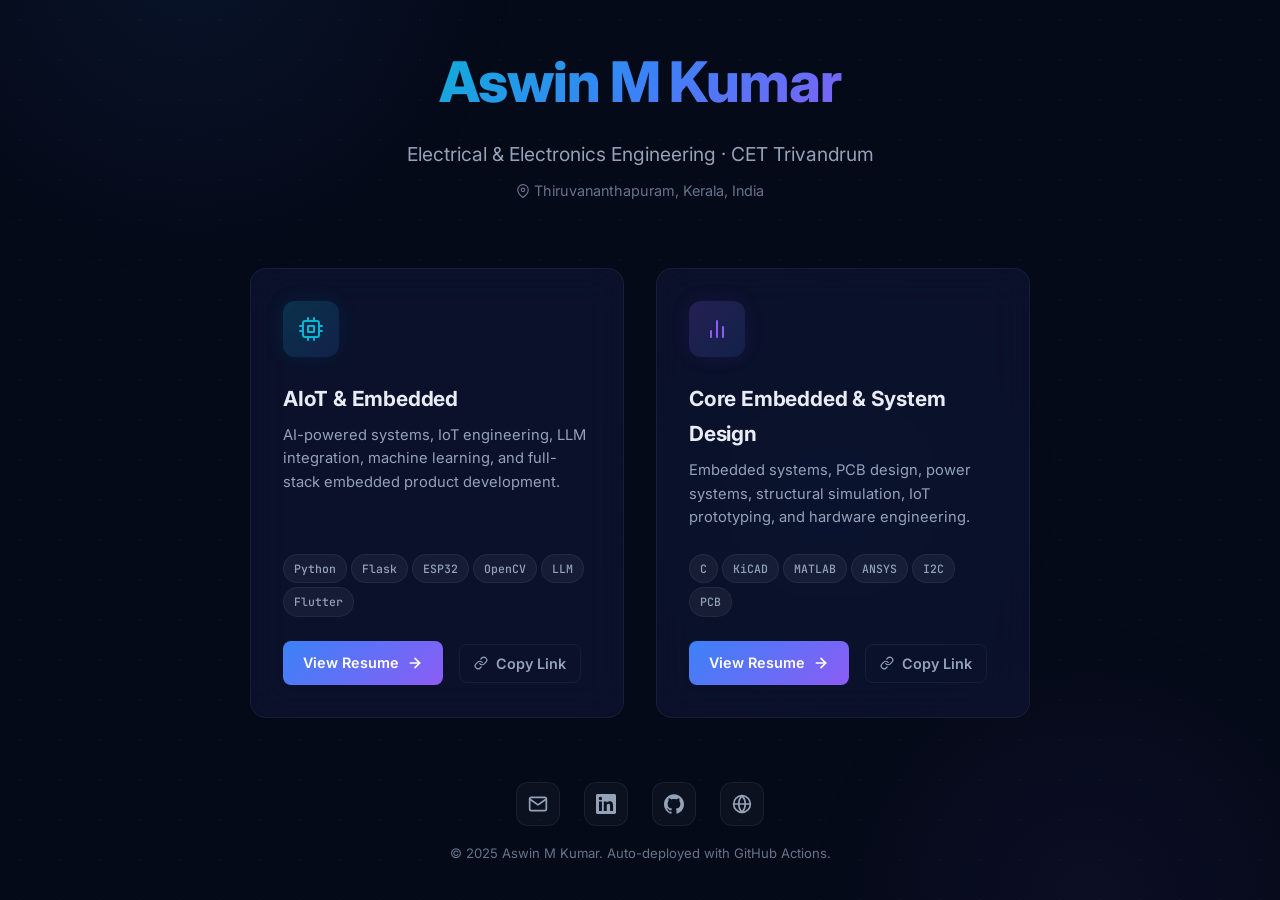
<file: index.html>
<!DOCTYPE html>
<html lang="en">
<head>
  <meta charset="UTF-8">
  <meta name="viewport" content="width=device-width, initial-scale=1.0">
  <title>Aswin M Kumar — Resume</title>
  <meta name="description" content="Aswin M Kumar — Electrical & Electronics Engineering student at CET. Explore my AIoT & Embedded or Core Embedded & System Design resume.">
  <meta name="author" content="Aswin M Kumar">

  <!-- Open Graph -->
  <meta property="og:title" content="Aswin M Kumar — Resume">
  <meta property="og:description" content="Explore my professional resumes — AIoT & Embedded Systems or Core Embedded & System Design.">
  <meta property="og:type" content="website">
  <meta property="og:url" content="https://aswin-m-kumar.github.io/resume/">

  <!-- Canonical -->
  <link rel="canonical" href="https://aswin-m-kumar.github.io/resume/">

  <link rel="stylesheet" href="css/style.css">
</head>
<body>
  <!-- Background Effects -->
  <div class="bg-mesh"></div>
  <div class="bg-mesh-extra"></div>
  <div class="bg-grid"></div>

  <div class="landing-container">

    <!-- Hero Section -->
    <div class="landing-hero">
      <h1>Aswin M Kumar</h1>
      <p class="tagline">Electrical &amp; Electronics Engineering · CET Trivandrum</p>
      <div class="location">
        <svg width="14" height="14" viewBox="0 0 24 24" fill="none" stroke="currentColor" stroke-width="2" stroke-linecap="round" stroke-linejoin="round"><path d="M21 10c0 7-9 13-9 13s-9-6-9-13a9 9 0 0 1 18 0z"/><circle cx="12" cy="10" r="3"/></svg>
        Thiruvananthapuram, Kerala, India
      </div>
    </div>

    <!-- Resume Cards -->
    <div class="resume-cards">

      <!-- AIoT & Embedded Card -->
      <div class="resume-card aiot" onclick="window.location.href='aiot/'" id="card-aiot">
        <div class="card-content">
          <div class="card-icon aiot">
            <svg width="24" height="24" viewBox="0 0 24 24" fill="none" stroke="currentColor" stroke-width="2" stroke-linecap="round" stroke-linejoin="round"><rect x="4" y="4" width="16" height="16" rx="2"/><rect x="9" y="9" width="6" height="6"/><line x1="9" y1="1" x2="9" y2="4"/><line x1="15" y1="1" x2="15" y2="4"/><line x1="9" y1="20" x2="9" y2="23"/><line x1="15" y1="20" x2="15" y2="23"/><line x1="20" y1="9" x2="23" y2="9"/><line x1="20" y1="14" x2="23" y2="14"/><line x1="1" y1="9" x2="4" y2="9"/><line x1="1" y1="14" x2="4" y2="14"/></svg>
          </div>
          <h2 class="card-title">AIoT &amp; Embedded</h2>
          <p class="card-description">
            AI-powered systems, IoT engineering, LLM integration, machine learning, and full-stack embedded product development.
          </p>
          <div class="card-tags">
            <span class="card-tag">Python</span>
            <span class="card-tag">Flask</span>
            <span class="card-tag">ESP32</span>
            <span class="card-tag">OpenCV</span>
            <span class="card-tag">LLM</span>
            <span class="card-tag">Flutter</span>
          </div>
          <div class="card-actions">
            <span class="card-btn primary">
              View Resume
              <svg width="16" height="16" viewBox="0 0 24 24" fill="none" stroke="currentColor" stroke-width="2.5" stroke-linecap="round" stroke-linejoin="round"><line x1="5" y1="12" x2="19" y2="12"/><polyline points="12 5 19 12 12 19"/></svg>
            </span>
            <button class="card-btn ghost copy-link-btn" data-url="https://aswin-m-kumar.github.io/resume/aiot/" onclick="event.stopPropagation()">
              <svg width="14" height="14" viewBox="0 0 24 24" fill="none" stroke="currentColor" stroke-width="2" stroke-linecap="round" stroke-linejoin="round"><path d="M10 13a5 5 0 0 0 7.54.54l3-3a5 5 0 0 0-7.07-7.07l-1.72 1.71"/><path d="M14 11a5 5 0 0 0-7.54-.54l-3 3a5 5 0 0 0 7.07 7.07l1.71-1.71"/></svg>
              Copy Link
            </button>
          </div>
        </div>
      </div>

      <!-- Core Embedded Card -->
      <div class="resume-card core" onclick="window.location.href='core/'" id="card-core">
        <div class="card-content">
          <div class="card-icon core">
            <svg width="24" height="24" viewBox="0 0 24 24" fill="none" stroke="currentColor" stroke-width="2" stroke-linecap="round" stroke-linejoin="round"><path d="M18 20V10"/><path d="M12 20V4"/><path d="M6 20v-6"/></svg>
          </div>
          <h2 class="card-title">Core Embedded &amp; System Design</h2>
          <p class="card-description">
            Embedded systems, PCB design, power systems, structural simulation, IoT prototyping, and hardware engineering.
          </p>
          <div class="card-tags">
            <span class="card-tag">C</span>
            <span class="card-tag">KiCAD</span>
            <span class="card-tag">MATLAB</span>
            <span class="card-tag">ANSYS</span>
            <span class="card-tag">I2C</span>
            <span class="card-tag">PCB</span>
          </div>
          <div class="card-actions">
            <span class="card-btn primary">
              View Resume
              <svg width="16" height="16" viewBox="0 0 24 24" fill="none" stroke="currentColor" stroke-width="2.5" stroke-linecap="round" stroke-linejoin="round"><line x1="5" y1="12" x2="19" y2="12"/><polyline points="12 5 19 12 12 19"/></svg>
            </span>
            <button class="card-btn ghost copy-link-btn" data-url="https://aswin-m-kumar.github.io/resume/core/" onclick="event.stopPropagation()">
              <svg width="14" height="14" viewBox="0 0 24 24" fill="none" stroke="currentColor" stroke-width="2" stroke-linecap="round" stroke-linejoin="round"><path d="M10 13a5 5 0 0 0 7.54.54l3-3a5 5 0 0 0-7.07-7.07l-1.72 1.71"/><path d="M14 11a5 5 0 0 0-7.54-.54l-3 3a5 5 0 0 0 7.07 7.07l1.71-1.71"/></svg>
              Copy Link
            </button>
          </div>
        </div>
      </div>

    </div>

    <!-- Footer -->
    <footer class="landing-footer">
      <div class="social-links">
        <a href="mailto:aswin2k03.mk@gmail.com" class="social-link" title="Email" id="social-email">
          <svg width="20" height="20" viewBox="0 0 24 24" fill="none" stroke="currentColor" stroke-width="2" stroke-linecap="round" stroke-linejoin="round"><path d="M4 4h16c1.1 0 2 .9 2 2v12c0 1.1-.9 2-2 2H4c-1.1 0-2-.9-2-2V6c0-1.1.9-2 2-2z"/><polyline points="22,6 12,13 2,6"/></svg>
        </a>
        <a href="https://linkedin.com/in/aswinmkumar" target="_blank" rel="noopener" class="social-link" title="LinkedIn" id="social-linkedin">
          <svg width="20" height="20" viewBox="0 0 24 24" fill="currentColor"><path d="M20.447 20.452h-3.554v-5.569c0-1.328-.027-3.037-1.852-3.037-1.853 0-2.136 1.445-2.136 2.939v5.667H9.351V9h3.414v1.561h.046c.477-.9 1.637-1.85 3.37-1.85 3.601 0 4.267 2.37 4.267 5.455v6.286zM5.337 7.433a2.062 2.062 0 0 1-2.063-2.065 2.064 2.064 0 1 1 2.063 2.065zm1.782 13.019H3.555V9h3.564v11.452zM22.225 0H1.771C.792 0 0 .774 0 1.729v20.542C0 23.227.792 24 1.771 24h20.451C23.2 24 24 23.227 24 22.271V1.729C24 .774 23.2 0 22.222 0h.003z"/></svg>
        </a>
        <a href="https://github.com/aswin-m-kumar" target="_blank" rel="noopener" class="social-link" title="GitHub" id="social-github">
          <svg width="20" height="20" viewBox="0 0 24 24" fill="currentColor"><path d="M12 .297c-6.63 0-12 5.373-12 12 0 5.303 3.438 9.8 8.205 11.385.6.113.82-.258.82-.577 0-.285-.01-1.04-.015-2.04-3.338.724-4.042-1.61-4.042-1.61C4.422 18.07 3.633 17.7 3.633 17.7c-1.087-.744.084-.729.084-.729 1.205.084 1.838 1.236 1.838 1.236 1.07 1.835 2.809 1.305 3.495.998.108-.776.417-1.305.76-1.605-2.665-.3-5.466-1.332-5.466-5.93 0-1.31.465-2.38 1.235-3.22-.135-.303-.54-1.523.105-3.176 0 0 1.005-.322 3.3 1.23.96-.267 1.98-.399 3-.405 1.02.006 2.04.138 3 .405 2.28-1.552 3.285-1.23 3.285-1.23.645 1.653.24 2.873.12 3.176.765.84 1.23 1.91 1.23 3.22 0 4.61-2.805 5.625-5.475 5.92.42.36.81 1.096.81 2.22 0 1.606-.015 2.896-.015 3.286 0 .315.21.69.825.57C20.565 22.092 24 17.592 24 12.297c0-6.627-5.373-12-12-12"/></svg>
        </a>
        <a href="https://aswin-m-kumar.github.io" target="_blank" rel="noopener" class="social-link" title="Portfolio" id="social-portfolio">
          <svg width="20" height="20" viewBox="0 0 24 24" fill="none" stroke="currentColor" stroke-width="2" stroke-linecap="round" stroke-linejoin="round"><circle cx="12" cy="12" r="10"/><line x1="2" y1="12" x2="22" y2="12"/><path d="M12 2a15.3 15.3 0 0 1 4 10 15.3 15.3 0 0 1-4 10 15.3 15.3 0 0 1-4-10 15.3 15.3 0 0 1 4-10z"/></svg>
        </a>
      </div>
      <p class="copyright">&copy; 2025 Aswin M Kumar. Auto-deployed with GitHub Actions.</p>
    </footer>

  </div>

  <!-- Toast container -->
  <script src="js/app.js"></script>
</body>
</html>
</file>
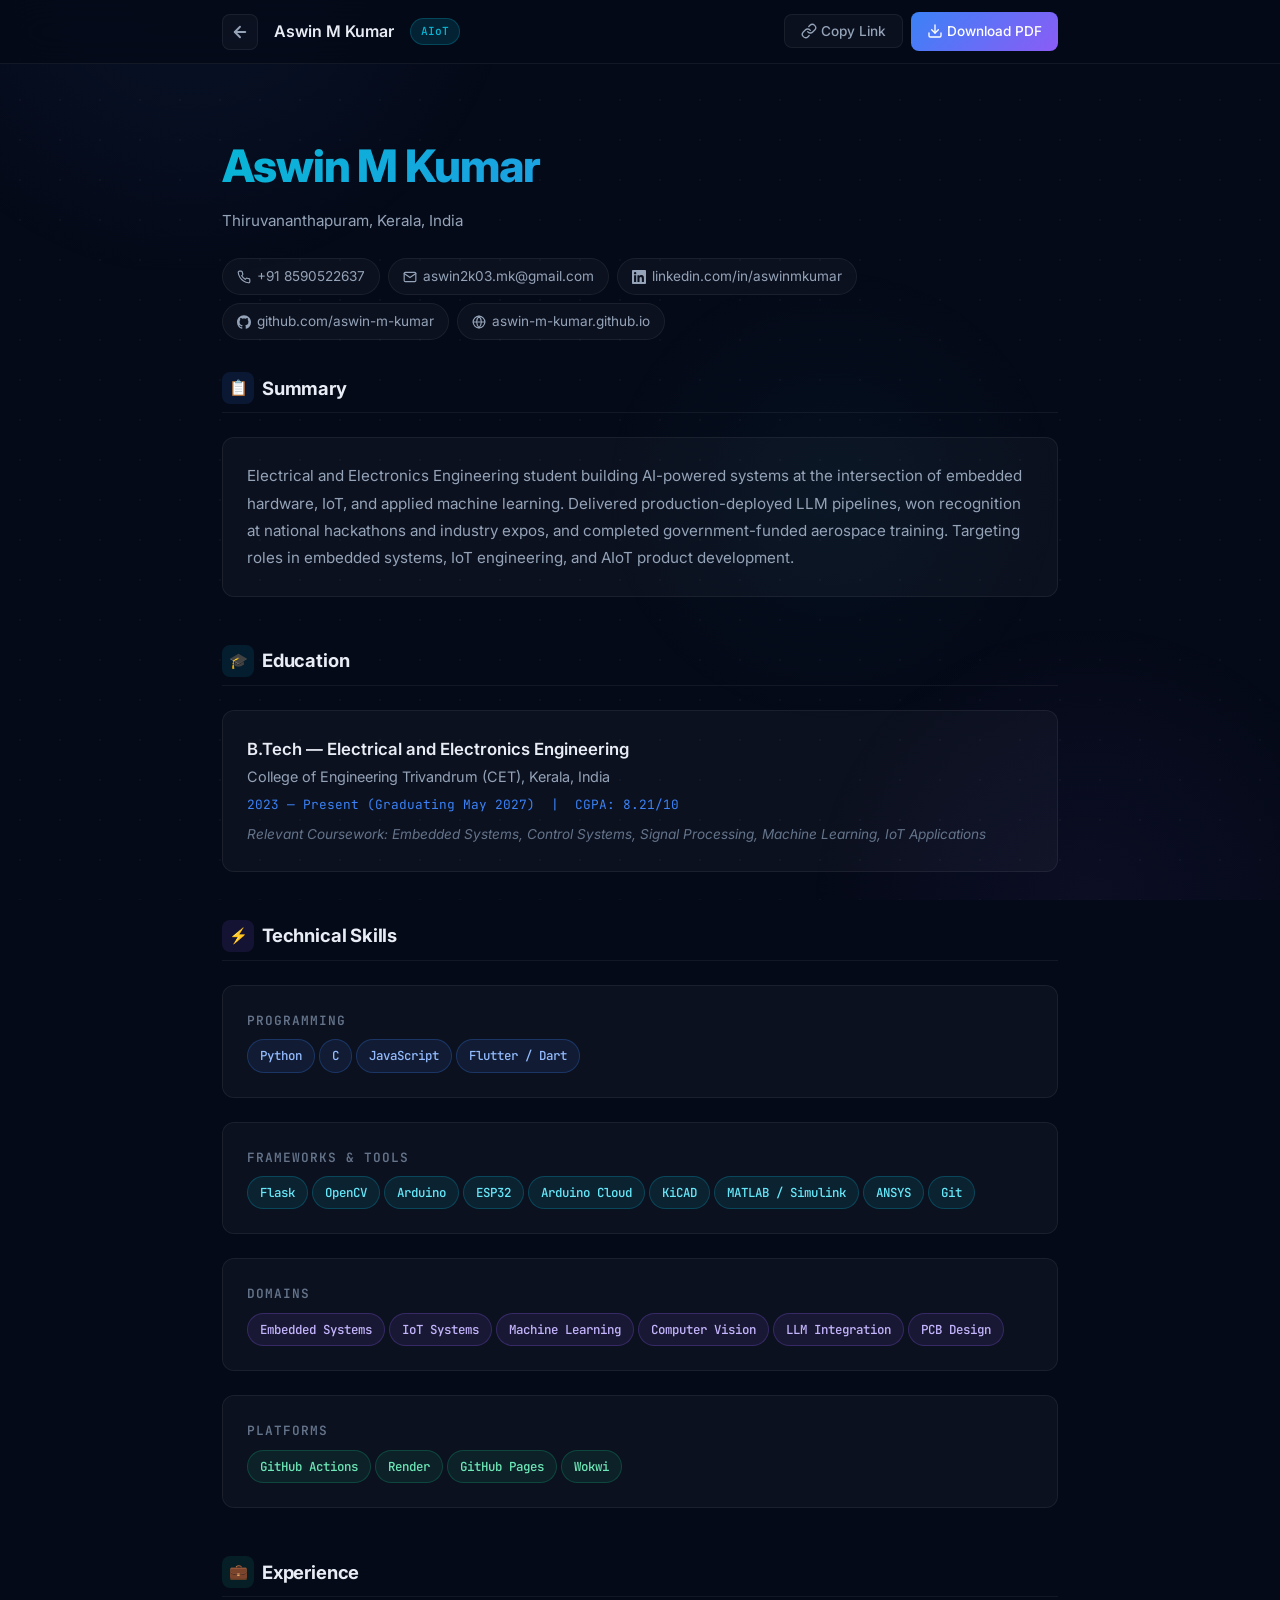
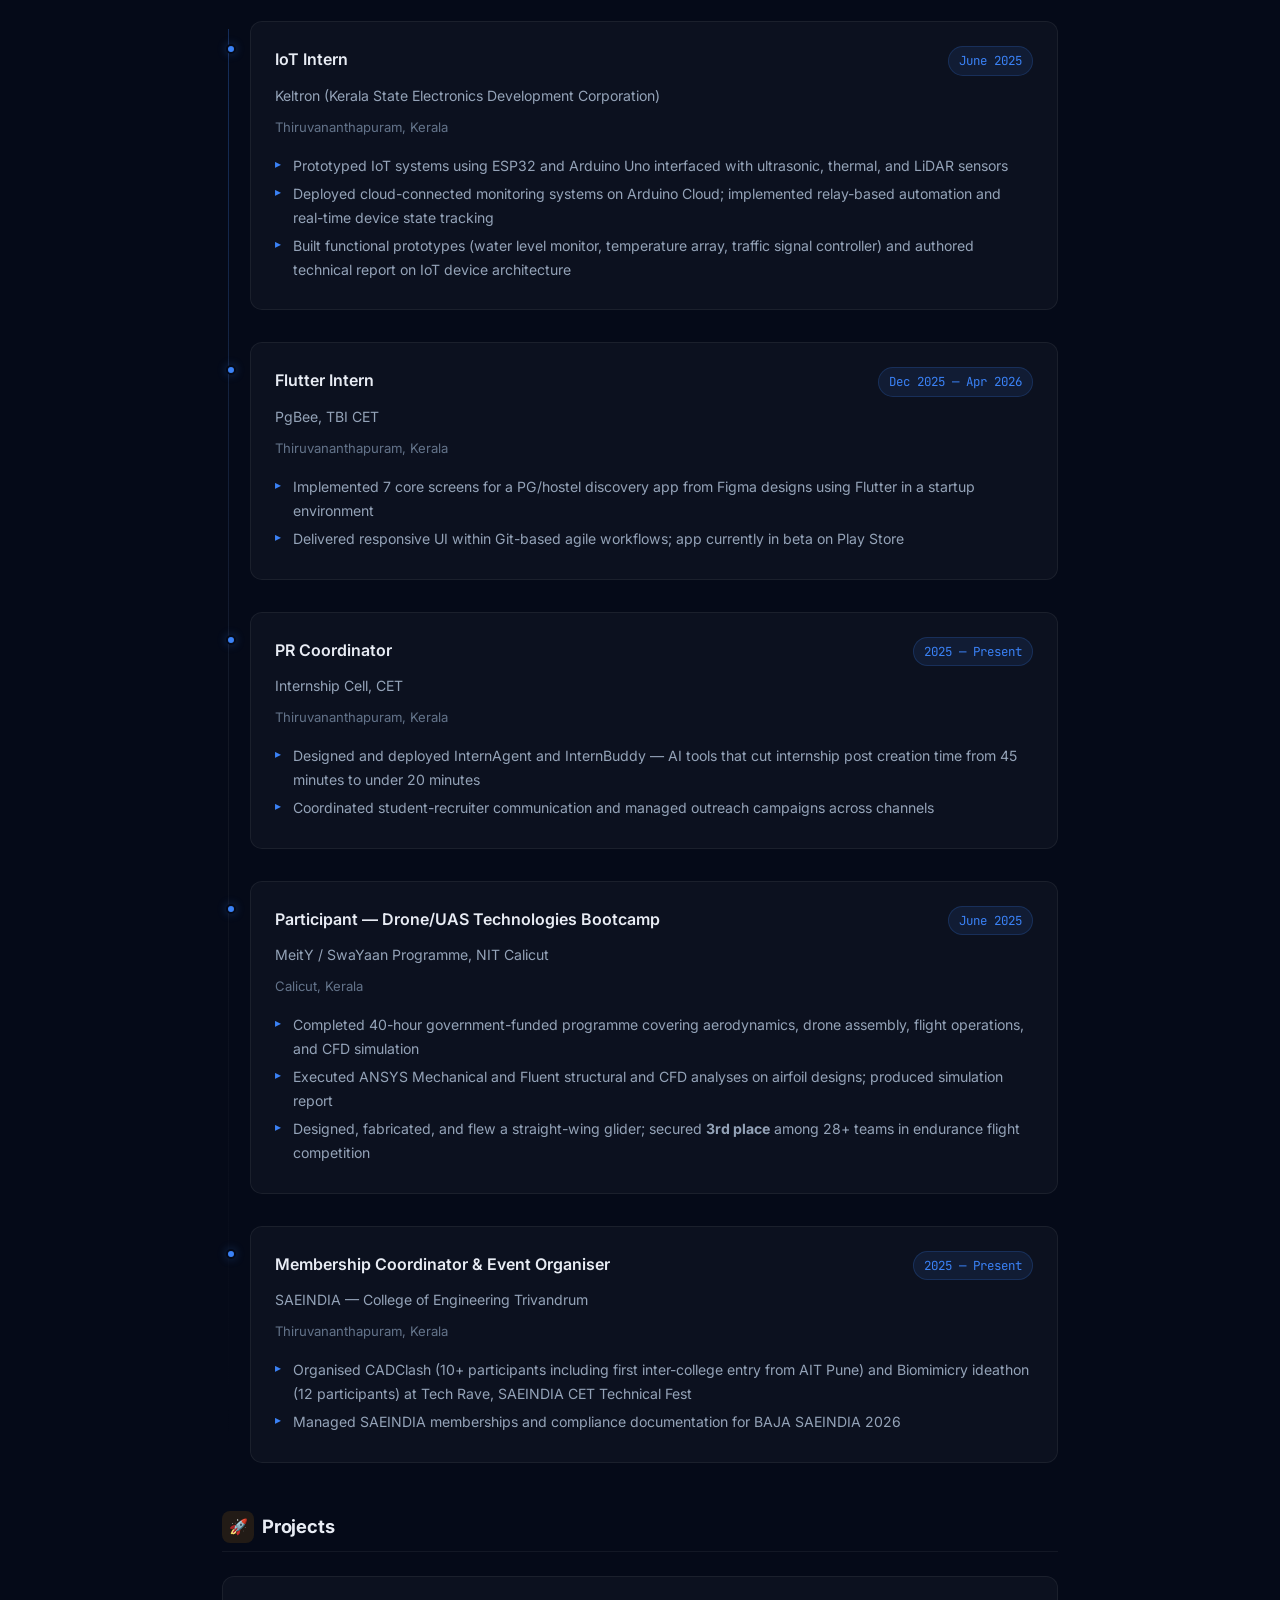
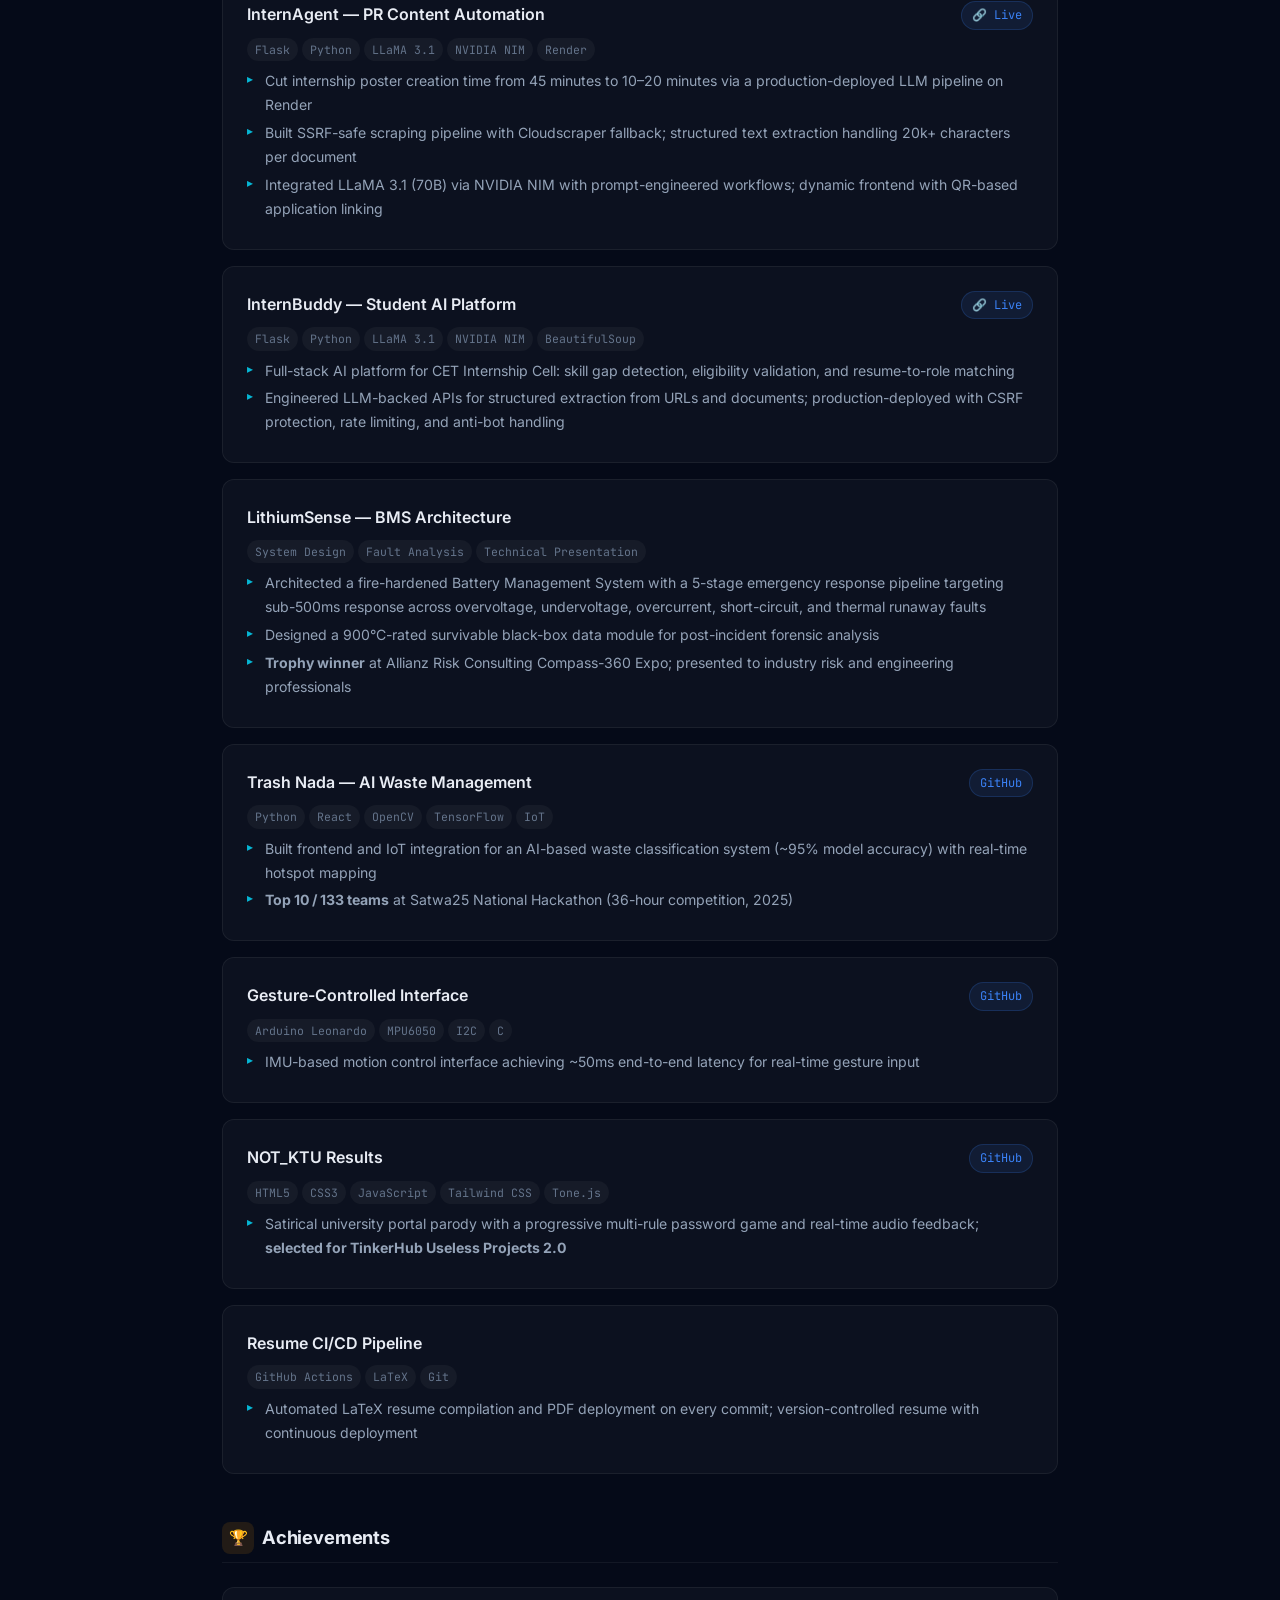
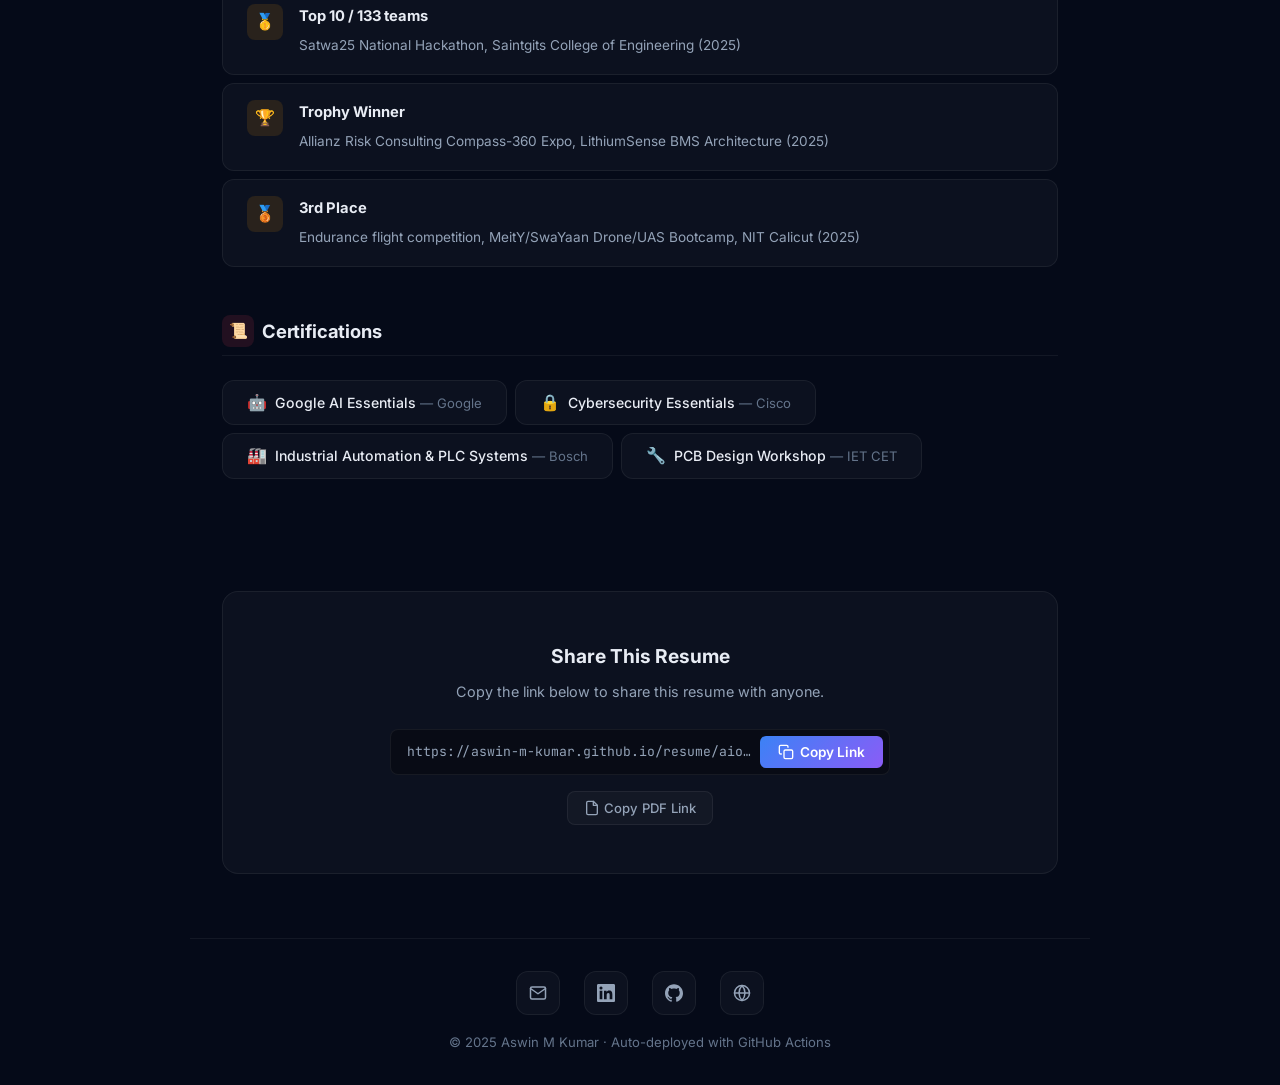
<file: aiot/index.html>
<!DOCTYPE html>
<html lang="en">
<head>
  <meta charset="UTF-8">
  <meta name="viewport" content="width=device-width, initial-scale=1.0">
  <title>Aswin M Kumar — AIoT &amp; Embedded Resume</title>
  <meta name="description" content="Aswin M Kumar — AIoT, Embedded Systems, IoT Engineering & Applied ML resume. B.Tech EEE at CET Trivandrum.">
  <meta name="author" content="Aswin M Kumar">

  <!-- Open Graph -->
  <meta property="og:title" content="Aswin M Kumar — AIoT & Embedded Resume">
  <meta property="og:description" content="AI-powered systems, IoT engineering, LLM integration, and embedded product development.">
  <meta property="og:type" content="profile">
  <meta property="og:url" content="https://aswin-m-kumar.github.io/resume/aiot/">

  <!-- Canonical -->
  <link rel="canonical" href="https://aswin-m-kumar.github.io/resume/aiot/">

  <link rel="stylesheet" href="../css/style.css">
</head>
<body>
  <!-- Background Effects -->
  <div class="bg-mesh"></div>
  <div class="bg-mesh-extra"></div>
  <div class="bg-grid"></div>

  <!-- Sticky Header -->
  <header class="resume-header">
    <div class="header-inner">
      <div class="header-left">
        <a href="../" class="back-btn" title="Back to resumes" id="btn-back">
          <svg width="18" height="18" viewBox="0 0 24 24" fill="none" stroke="currentColor" stroke-width="2.5" stroke-linecap="round" stroke-linejoin="round"><line x1="19" y1="12" x2="5" y2="12"/><polyline points="12 19 5 12 12 5"/></svg>
        </a>
        <span class="header-name">Aswin M Kumar</span>
        <span class="header-badge aiot">AIoT</span>
      </div>
      <div class="header-right">
        <button class="header-btn" id="header-copy-btn" title="Copy resume link">
          <svg viewBox="0 0 24 24" fill="none" stroke="currentColor" stroke-width="2" stroke-linecap="round" stroke-linejoin="round"><path d="M10 13a5 5 0 0 0 7.54.54l3-3a5 5 0 0 0-7.07-7.07l-1.72 1.71"/><path d="M14 11a5 5 0 0 0-7.54-.54l-3 3a5 5 0 0 0 7.07 7.07l1.71-1.71"/></svg>
          <span>Copy Link</span>
        </button>
        <a href="../Aswin_M_Kumar-Resume-AIoT.pdf" class="header-btn download" target="_blank" id="btn-download-pdf">
          <svg viewBox="0 0 24 24" fill="none" stroke="currentColor" stroke-width="2" stroke-linecap="round" stroke-linejoin="round"><path d="M21 15v4a2 2 0 0 1-2 2H5a2 2 0 0 1-2-2v-4"/><polyline points="7 10 12 15 17 10"/><line x1="12" y1="15" x2="12" y2="3"/></svg>
          <span>Download PDF</span>
        </a>
      </div>
    </div>
  </header>

  <!-- Hero Section -->
  <section class="resume-hero" style="animation: fadeInUp 0.6s ease-out">
    <h1 class="hero-name aiot">Aswin M Kumar</h1>
    <p class="hero-location">Thiruvananthapuram, Kerala, India</p>
    <div class="hero-contacts">
      <a href="tel:+918590522637" class="hero-contact">
        <svg viewBox="0 0 24 24" fill="none" stroke="currentColor" stroke-width="2" stroke-linecap="round" stroke-linejoin="round"><path d="M22 16.92v3a2 2 0 0 1-2.18 2 19.79 19.79 0 0 1-8.63-3.07 19.5 19.5 0 0 1-6-6 19.79 19.79 0 0 1-3.07-8.67A2 2 0 0 1 4.11 2h3a2 2 0 0 1 2 1.72c.127.96.361 1.903.7 2.81a2 2 0 0 1-.45 2.11L8.09 9.91a16 16 0 0 0 6 6l1.27-1.27a2 2 0 0 1 2.11-.45c.907.339 1.85.573 2.81.7A2 2 0 0 1 22 16.92z"/></svg>
        <span>+91 8590522637</span>
      </a>
      <a href="mailto:aswin2k03.mk@gmail.com" class="hero-contact">
        <svg viewBox="0 0 24 24" fill="none" stroke="currentColor" stroke-width="2" stroke-linecap="round" stroke-linejoin="round"><path d="M4 4h16c1.1 0 2 .9 2 2v12c0 1.1-.9 2-2 2H4c-1.1 0-2-.9-2-2V6c0-1.1.9-2 2-2z"/><polyline points="22,6 12,13 2,6"/></svg>
        <span>aswin2k03.mk@gmail.com</span>
      </a>
      <a href="https://linkedin.com/in/aswinmkumar" target="_blank" rel="noopener" class="hero-contact">
        <svg viewBox="0 0 24 24" fill="currentColor" width="14" height="14"><path d="M20.447 20.452h-3.554v-5.569c0-1.328-.027-3.037-1.852-3.037-1.853 0-2.136 1.445-2.136 2.939v5.667H9.351V9h3.414v1.561h.046c.477-.9 1.637-1.85 3.37-1.85 3.601 0 4.267 2.37 4.267 5.455v6.286zM5.337 7.433a2.062 2.062 0 0 1-2.063-2.065 2.064 2.064 0 1 1 2.063 2.065zm1.782 13.019H3.555V9h3.564v11.452zM22.225 0H1.771C.792 0 0 .774 0 1.729v20.542C0 23.227.792 24 1.771 24h20.451C23.2 24 24 23.227 24 22.271V1.729C24 .774 23.2 0 22.222 0h.003z"/></svg>
        <span>linkedin.com/in/aswinmkumar</span>
      </a>
      <a href="https://github.com/aswin-m-kumar" target="_blank" rel="noopener" class="hero-contact">
        <svg viewBox="0 0 24 24" fill="currentColor" width="14" height="14"><path d="M12 .297c-6.63 0-12 5.373-12 12 0 5.303 3.438 9.8 8.205 11.385.6.113.82-.258.82-.577 0-.285-.01-1.04-.015-2.04-3.338.724-4.042-1.61-4.042-1.61C4.422 18.07 3.633 17.7 3.633 17.7c-1.087-.744.084-.729.084-.729 1.205.084 1.838 1.236 1.838 1.236 1.07 1.835 2.809 1.305 3.495.998.108-.776.417-1.305.76-1.605-2.665-.3-5.466-1.332-5.466-5.93 0-1.31.465-2.38 1.235-3.22-.135-.303-.54-1.523.105-3.176 0 0 1.005-.322 3.3 1.23.96-.267 1.98-.399 3-.405 1.02.006 2.04.138 3 .405 2.28-1.552 3.285-1.23 3.285-1.23.645 1.653.24 2.873.12 3.176.765.84 1.23 1.91 1.23 3.22 0 4.61-2.805 5.625-5.475 5.92.42.36.81 1.096.81 2.22 0 1.606-.015 2.896-.015 3.286 0 .315.21.69.825.57C20.565 22.092 24 17.592 24 12.297c0-6.627-5.373-12-12-12"/></svg>
        <span>github.com/aswin-m-kumar</span>
      </a>
      <a href="https://aswin-m-kumar.github.io" target="_blank" rel="noopener" class="hero-contact">
        <svg viewBox="0 0 24 24" fill="none" stroke="currentColor" stroke-width="2" stroke-linecap="round" stroke-linejoin="round"><circle cx="12" cy="12" r="10"/><line x1="2" y1="12" x2="22" y2="12"/><path d="M12 2a15.3 15.3 0 0 1 4 10 15.3 15.3 0 0 1-4 10 15.3 15.3 0 0 1-4-10 15.3 15.3 0 0 1 4-10z"/></svg>
        <span>aswin-m-kumar.github.io</span>
      </a>
    </div>
  </section>

  <!-- Resume Content -->
  <main class="resume-content">

    <!-- Summary -->
    <section class="resume-section" id="summary">
      <div class="section-header">
        <div class="section-icon blue">📋</div>
        <h2 class="section-title">Summary</h2>
      </div>
      <p class="summary-text">
        Electrical and Electronics Engineering student building AI-powered systems at the intersection of embedded hardware, IoT, and applied machine learning. Delivered production-deployed LLM pipelines, won recognition at national hackathons and industry expos, and completed government-funded aerospace training. Targeting roles in embedded systems, IoT engineering, and AIoT product development.
      </p>
    </section>

    <!-- Education -->
    <section class="resume-section" id="education">
      <div class="section-header">
        <div class="section-icon cyan">🎓</div>
        <h2 class="section-title">Education</h2>
      </div>
      <div class="education-card">
        <h3 class="edu-degree">B.Tech — Electrical and Electronics Engineering</h3>
        <p class="edu-school">College of Engineering Trivandrum (CET), Kerala, India</p>
        <p class="edu-date">2023 — Present (Graduating May 2027) &nbsp;|&nbsp; CGPA: 8.21/10</p>
        <p class="edu-coursework">Relevant Coursework: Embedded Systems, Control Systems, Signal Processing, Machine Learning, IoT Applications</p>
      </div>
    </section>

    <!-- Technical Skills -->
    <section class="resume-section" id="skills">
      <div class="section-header">
        <div class="section-icon purple">⚡</div>
        <h2 class="section-title">Technical Skills</h2>
      </div>
      <div class="skills-grid">
        <div class="skill-category">
          <h3 class="skill-category-title">Programming</h3>
          <div class="skill-tags">
            <span class="skill-tag blue">Python</span>
            <span class="skill-tag blue">C</span>
            <span class="skill-tag blue">JavaScript</span>
            <span class="skill-tag blue">Flutter / Dart</span>
          </div>
        </div>
        <div class="skill-category">
          <h3 class="skill-category-title">Frameworks &amp; Tools</h3>
          <div class="skill-tags">
            <span class="skill-tag cyan">Flask</span>
            <span class="skill-tag cyan">OpenCV</span>
            <span class="skill-tag cyan">Arduino</span>
            <span class="skill-tag cyan">ESP32</span>
            <span class="skill-tag cyan">Arduino Cloud</span>
            <span class="skill-tag cyan">KiCAD</span>
            <span class="skill-tag cyan">MATLAB / Simulink</span>
            <span class="skill-tag cyan">ANSYS</span>
            <span class="skill-tag cyan">Git</span>
          </div>
        </div>
        <div class="skill-category">
          <h3 class="skill-category-title">Domains</h3>
          <div class="skill-tags">
            <span class="skill-tag purple">Embedded Systems</span>
            <span class="skill-tag purple">IoT Systems</span>
            <span class="skill-tag purple">Machine Learning</span>
            <span class="skill-tag purple">Computer Vision</span>
            <span class="skill-tag purple">LLM Integration</span>
            <span class="skill-tag purple">PCB Design</span>
          </div>
        </div>
        <div class="skill-category">
          <h3 class="skill-category-title">Platforms</h3>
          <div class="skill-tags">
            <span class="skill-tag emerald">GitHub Actions</span>
            <span class="skill-tag emerald">Render</span>
            <span class="skill-tag emerald">GitHub Pages</span>
            <span class="skill-tag emerald">Wokwi</span>
          </div>
        </div>
      </div>
    </section>

    <!-- Experience -->
    <section class="resume-section" id="experience">
      <div class="section-header">
        <div class="section-icon emerald">💼</div>
        <h2 class="section-title">Experience</h2>
      </div>
      <div class="timeline">

        <div class="timeline-item">
          <div class="exp-header">
            <h3 class="exp-title">IoT Intern</h3>
            <span class="exp-date">June 2025</span>
          </div>
          <p class="exp-company">Keltron (Kerala State Electronics Development Corporation)</p>
          <p class="exp-location">Thiruvananthapuram, Kerala</p>
          <ul class="exp-bullets">
            <li>Prototyped IoT systems using ESP32 and Arduino Uno interfaced with ultrasonic, thermal, and LiDAR sensors</li>
            <li>Deployed cloud-connected monitoring systems on Arduino Cloud; implemented relay-based automation and real-time device state tracking</li>
            <li>Built functional prototypes (water level monitor, temperature array, traffic signal controller) and authored technical report on IoT device architecture</li>
          </ul>
        </div>

        <div class="timeline-item">
          <div class="exp-header">
            <h3 class="exp-title">Flutter Intern</h3>
            <span class="exp-date">Dec 2025 — Apr 2026</span>
          </div>
          <p class="exp-company">PgBee, TBI CET</p>
          <p class="exp-location">Thiruvananthapuram, Kerala</p>
          <ul class="exp-bullets">
            <li>Implemented 7 core screens for a PG/hostel discovery app from Figma designs using Flutter in a startup environment</li>
            <li>Delivered responsive UI within Git-based agile workflows; app currently in beta on Play Store</li>
          </ul>
        </div>

        <div class="timeline-item">
          <div class="exp-header">
            <h3 class="exp-title">PR Coordinator</h3>
            <span class="exp-date">2025 — Present</span>
          </div>
          <p class="exp-company">Internship Cell, CET</p>
          <p class="exp-location">Thiruvananthapuram, Kerala</p>
          <ul class="exp-bullets">
            <li>Designed and deployed InternAgent and InternBuddy — AI tools that cut internship post creation time from 45 minutes to under 20 minutes</li>
            <li>Coordinated student-recruiter communication and managed outreach campaigns across channels</li>
          </ul>
        </div>

        <div class="timeline-item">
          <div class="exp-header">
            <h3 class="exp-title">Participant — Drone/UAS Technologies Bootcamp</h3>
            <span class="exp-date">June 2025</span>
          </div>
          <p class="exp-company">MeitY / SwaYaan Programme, NIT Calicut</p>
          <p class="exp-location">Calicut, Kerala</p>
          <ul class="exp-bullets">
            <li>Completed 40-hour government-funded programme covering aerodynamics, drone assembly, flight operations, and CFD simulation</li>
            <li>Executed ANSYS Mechanical and Fluent structural and CFD analyses on airfoil designs; produced simulation report</li>
            <li>Designed, fabricated, and flew a straight-wing glider; secured <strong>3rd place</strong> among 28+ teams in endurance flight competition</li>
          </ul>
        </div>

        <div class="timeline-item">
          <div class="exp-header">
            <h3 class="exp-title">Membership Coordinator &amp; Event Organiser</h3>
            <span class="exp-date">2025 — Present</span>
          </div>
          <p class="exp-company">SAEINDIA — College of Engineering Trivandrum</p>
          <p class="exp-location">Thiruvananthapuram, Kerala</p>
          <ul class="exp-bullets">
            <li>Organised CADClash (10+ participants including first inter-college entry from AIT Pune) and Biomimicry ideathon (12 participants) at Tech Rave, SAEINDIA CET Technical Fest</li>
            <li>Managed SAEINDIA memberships and compliance documentation for BAJA SAEINDIA 2026</li>
          </ul>
        </div>

      </div>
    </section>

    <!-- Projects -->
    <section class="resume-section" id="projects">
      <div class="section-header">
        <div class="section-icon amber">🚀</div>
        <h2 class="section-title">Projects</h2>
      </div>
      <div class="projects-grid">

        <div class="project-card">
          <div class="project-header">
            <h3 class="project-title">InternAgent — PR Content Automation</h3>
            <div class="project-links">
              <a href="https://aswin-m-kumar.github.io/Intern_Agent/" target="_blank" rel="noopener" class="project-link">🔗 Live</a>
            </div>
          </div>
          <div class="project-tech">
            <span class="project-tech-tag">Flask</span>
            <span class="project-tech-tag">Python</span>
            <span class="project-tech-tag">LLaMA 3.1</span>
            <span class="project-tech-tag">NVIDIA NIM</span>
            <span class="project-tech-tag">Render</span>
          </div>
          <ul class="project-bullets">
            <li>Cut internship poster creation time from 45 minutes to 10–20 minutes via a production-deployed LLM pipeline on Render</li>
            <li>Built SSRF-safe scraping pipeline with Cloudscraper fallback; structured text extraction handling 20k+ characters per document</li>
            <li>Integrated LLaMA 3.1 (70B) via NVIDIA NIM with prompt-engineered workflows; dynamic frontend with QR-based application linking</li>
          </ul>
        </div>

        <div class="project-card">
          <div class="project-header">
            <h3 class="project-title">InternBuddy — Student AI Platform</h3>
            <div class="project-links">
              <a href="https://aswin-m-kumar.github.io/InternBuddy_CET/" target="_blank" rel="noopener" class="project-link">🔗 Live</a>
            </div>
          </div>
          <div class="project-tech">
            <span class="project-tech-tag">Flask</span>
            <span class="project-tech-tag">Python</span>
            <span class="project-tech-tag">LLaMA 3.1</span>
            <span class="project-tech-tag">NVIDIA NIM</span>
            <span class="project-tech-tag">BeautifulSoup</span>
          </div>
          <ul class="project-bullets">
            <li>Full-stack AI platform for CET Internship Cell: skill gap detection, eligibility validation, and resume-to-role matching</li>
            <li>Engineered LLM-backed APIs for structured extraction from URLs and documents; production-deployed with CSRF protection, rate limiting, and anti-bot handling</li>
          </ul>
        </div>

        <div class="project-card">
          <div class="project-header">
            <h3 class="project-title">LithiumSense — BMS Architecture</h3>
          </div>
          <div class="project-tech">
            <span class="project-tech-tag">System Design</span>
            <span class="project-tech-tag">Fault Analysis</span>
            <span class="project-tech-tag">Technical Presentation</span>
          </div>
          <ul class="project-bullets">
            <li>Architected a fire-hardened Battery Management System with a 5-stage emergency response pipeline targeting sub-500ms response across overvoltage, undervoltage, overcurrent, short-circuit, and thermal runaway faults</li>
            <li>Designed a 900°C-rated survivable black-box data module for post-incident forensic analysis</li>
            <li><strong>Trophy winner</strong> at Allianz Risk Consulting Compass-360 Expo; presented to industry risk and engineering professionals</li>
          </ul>
        </div>

        <div class="project-card">
          <div class="project-header">
            <h3 class="project-title">Trash Nada — AI Waste Management</h3>
            <div class="project-links">
              <a href="https://github.com/aswin-m-kumar/trash_nada" target="_blank" rel="noopener" class="project-link">GitHub</a>
            </div>
          </div>
          <div class="project-tech">
            <span class="project-tech-tag">Python</span>
            <span class="project-tech-tag">React</span>
            <span class="project-tech-tag">OpenCV</span>
            <span class="project-tech-tag">TensorFlow</span>
            <span class="project-tech-tag">IoT</span>
          </div>
          <ul class="project-bullets">
            <li>Built frontend and IoT integration for an AI-based waste classification system (~95% model accuracy) with real-time hotspot mapping</li>
            <li><strong>Top 10 / 133 teams</strong> at Satwa25 National Hackathon (36-hour competition, 2025)</li>
          </ul>
        </div>

        <div class="project-card">
          <div class="project-header">
            <h3 class="project-title">Gesture-Controlled Interface</h3>
            <div class="project-links">
              <a href="https://github.com/aswin-m-kumar/Gesture-Controlled-Game" target="_blank" rel="noopener" class="project-link">GitHub</a>
            </div>
          </div>
          <div class="project-tech">
            <span class="project-tech-tag">Arduino Leonardo</span>
            <span class="project-tech-tag">MPU6050</span>
            <span class="project-tech-tag">I2C</span>
            <span class="project-tech-tag">C</span>
          </div>
          <ul class="project-bullets">
            <li>IMU-based motion control interface achieving ~50ms end-to-end latency for real-time gesture input</li>
          </ul>
        </div>

        <div class="project-card">
          <div class="project-header">
            <h3 class="project-title">NOT_KTU Results</h3>
            <div class="project-links">
              <a href="https://github.com/aswin-m-kumar/Not_KTU_Results" target="_blank" rel="noopener" class="project-link">GitHub</a>
            </div>
          </div>
          <div class="project-tech">
            <span class="project-tech-tag">HTML5</span>
            <span class="project-tech-tag">CSS3</span>
            <span class="project-tech-tag">JavaScript</span>
            <span class="project-tech-tag">Tailwind CSS</span>
            <span class="project-tech-tag">Tone.js</span>
          </div>
          <ul class="project-bullets">
            <li>Satirical university portal parody with a progressive multi-rule password game and real-time audio feedback; <strong>selected for TinkerHub Useless Projects 2.0</strong></li>
          </ul>
        </div>

        <div class="project-card">
          <div class="project-header">
            <h3 class="project-title">Resume CI/CD Pipeline</h3>
          </div>
          <div class="project-tech">
            <span class="project-tech-tag">GitHub Actions</span>
            <span class="project-tech-tag">LaTeX</span>
            <span class="project-tech-tag">Git</span>
          </div>
          <ul class="project-bullets">
            <li>Automated LaTeX resume compilation and PDF deployment on every commit; version-controlled resume with continuous deployment</li>
          </ul>
        </div>

      </div>
    </section>

    <!-- Achievements -->
    <section class="resume-section" id="achievements">
      <div class="section-header">
        <div class="section-icon amber">🏆</div>
        <h2 class="section-title">Achievements</h2>
      </div>
      <div class="achievements-list">
        <div class="achievement-item">
          <div class="achievement-badge">🥇</div>
          <div class="achievement-content">
            <strong>Top 10 / 133 teams</strong>
            <span>Satwa25 National Hackathon, Saintgits College of Engineering (2025)</span>
          </div>
        </div>
        <div class="achievement-item">
          <div class="achievement-badge">🏆</div>
          <div class="achievement-content">
            <strong>Trophy Winner</strong>
            <span>Allianz Risk Consulting Compass-360 Expo, LithiumSense BMS Architecture (2025)</span>
          </div>
        </div>
        <div class="achievement-item">
          <div class="achievement-badge">🥉</div>
          <div class="achievement-content">
            <strong>3rd Place</strong>
            <span>Endurance flight competition, MeitY/SwaYaan Drone/UAS Bootcamp, NIT Calicut (2025)</span>
          </div>
        </div>
      </div>
    </section>

    <!-- Certifications -->
    <section class="resume-section" id="certifications">
      <div class="section-header">
        <div class="section-icon rose">📜</div>
        <h2 class="section-title">Certifications</h2>
      </div>
      <div class="certs-list">
        <div class="cert-item">
          <span class="cert-icon">🤖</span>
          <div>
            <span class="cert-name">Google AI Essentials</span>
            <span class="cert-issuer"> — Google</span>
          </div>
        </div>
        <div class="cert-item">
          <span class="cert-icon">🔒</span>
          <div>
            <span class="cert-name">Cybersecurity Essentials</span>
            <span class="cert-issuer"> — Cisco</span>
          </div>
        </div>
        <div class="cert-item">
          <span class="cert-icon">🏭</span>
          <div>
            <span class="cert-name">Industrial Automation &amp; PLC Systems</span>
            <span class="cert-issuer"> — Bosch</span>
          </div>
        </div>
        <div class="cert-item">
          <span class="cert-icon">🔧</span>
          <div>
            <span class="cert-name">PCB Design Workshop</span>
            <span class="cert-issuer"> — IET CET</span>
          </div>
        </div>
      </div>
    </section>

  </main>

  <!-- Share Section -->
  <section class="share-section">
    <div class="share-card">
      <h3>Share This Resume</h3>
      <p>Copy the link below to share this resume with anyone.</p>
      <div class="share-url-box">
        <span class="share-url-text">https://aswin-m-kumar.github.io/resume/aiot/</span>
        <button class="share-copy-btn" id="share-copy-btn">
          <svg viewBox="0 0 24 24" fill="none" stroke="currentColor" stroke-width="2" stroke-linecap="round" stroke-linejoin="round"><rect x="9" y="9" width="13" height="13" rx="2" ry="2"/><path d="M5 15H4a2 2 0 0 1-2-2V4a2 2 0 0 1 2-2h9a2 2 0 0 1 2 2v1"/></svg>
          Copy Link
        </button>
      </div>
      <div style="margin-top: 1rem;">
        <button class="header-btn ghost" onclick="copyPDFLink('https://aswin-m-kumar.github.io/resume/Aswin_M_Kumar-Resume-AIoT.pdf')" style="display: inline-flex; font-size: 0.82rem;">
          <svg width="14" height="14" viewBox="0 0 24 24" fill="none" stroke="currentColor" stroke-width="2" stroke-linecap="round" stroke-linejoin="round"><path d="M14 2H6a2 2 0 0 0-2 2v16a2 2 0 0 0 2 2h12a2 2 0 0 0 2-2V8z"/><polyline points="14 2 14 8 20 8"/></svg>
          <span>Copy PDF Link</span>
        </button>
      </div>
    </div>
  </section>

  <!-- Footer -->
  <footer class="resume-footer">
    <div class="social-links">
      <a href="mailto:aswin2k03.mk@gmail.com" class="social-link" title="Email">
        <svg width="18" height="18" viewBox="0 0 24 24" fill="none" stroke="currentColor" stroke-width="2" stroke-linecap="round" stroke-linejoin="round"><path d="M4 4h16c1.1 0 2 .9 2 2v12c0 1.1-.9 2-2 2H4c-1.1 0-2-.9-2-2V6c0-1.1.9-2 2-2z"/><polyline points="22,6 12,13 2,6"/></svg>
      </a>
      <a href="https://linkedin.com/in/aswinmkumar" target="_blank" rel="noopener" class="social-link" title="LinkedIn">
        <svg width="18" height="18" viewBox="0 0 24 24" fill="currentColor"><path d="M20.447 20.452h-3.554v-5.569c0-1.328-.027-3.037-1.852-3.037-1.853 0-2.136 1.445-2.136 2.939v5.667H9.351V9h3.414v1.561h.046c.477-.9 1.637-1.85 3.37-1.85 3.601 0 4.267 2.37 4.267 5.455v6.286zM5.337 7.433a2.062 2.062 0 0 1-2.063-2.065 2.064 2.064 0 1 1 2.063 2.065zm1.782 13.019H3.555V9h3.564v11.452zM22.225 0H1.771C.792 0 0 .774 0 1.729v20.542C0 23.227.792 24 1.771 24h20.451C23.2 24 24 23.227 24 22.271V1.729C24 .774 23.2 0 22.222 0h.003z"/></svg>
      </a>
      <a href="https://github.com/aswin-m-kumar" target="_blank" rel="noopener" class="social-link" title="GitHub">
        <svg width="18" height="18" viewBox="0 0 24 24" fill="currentColor"><path d="M12 .297c-6.63 0-12 5.373-12 12 0 5.303 3.438 9.8 8.205 11.385.6.113.82-.258.82-.577 0-.285-.01-1.04-.015-2.04-3.338.724-4.042-1.61-4.042-1.61C4.422 18.07 3.633 17.7 3.633 17.7c-1.087-.744.084-.729.084-.729 1.205.084 1.838 1.236 1.838 1.236 1.07 1.835 2.809 1.305 3.495.998.108-.776.417-1.305.76-1.605-2.665-.3-5.466-1.332-5.466-5.93 0-1.31.465-2.38 1.235-3.22-.135-.303-.54-1.523.105-3.176 0 0 1.005-.322 3.3 1.23.96-.267 1.98-.399 3-.405 1.02.006 2.04.138 3 .405 2.28-1.552 3.285-1.23 3.285-1.23.645 1.653.24 2.873.12 3.176.765.84 1.23 1.91 1.23 3.22 0 4.61-2.805 5.625-5.475 5.92.42.36.81 1.096.81 2.22 0 1.606-.015 2.896-.015 3.286 0 .315.21.69.825.57C20.565 22.092 24 17.592 24 12.297c0-6.627-5.373-12-12-12"/></svg>
      </a>
      <a href="https://aswin-m-kumar.github.io" target="_blank" rel="noopener" class="social-link" title="Portfolio">
        <svg width="18" height="18" viewBox="0 0 24 24" fill="none" stroke="currentColor" stroke-width="2" stroke-linecap="round" stroke-linejoin="round"><circle cx="12" cy="12" r="10"/><line x1="2" y1="12" x2="22" y2="12"/><path d="M12 2a15.3 15.3 0 0 1 4 10 15.3 15.3 0 0 1-4 10 15.3 15.3 0 0 1-4-10 15.3 15.3 0 0 1 4-10z"/></svg>
      </a>
    </div>
    <p class="copyright">&copy; 2025 Aswin M Kumar · Auto-deployed with GitHub Actions</p>
  </footer>

  <script src="../js/app.js"></script>
</body>
</html>
</file>
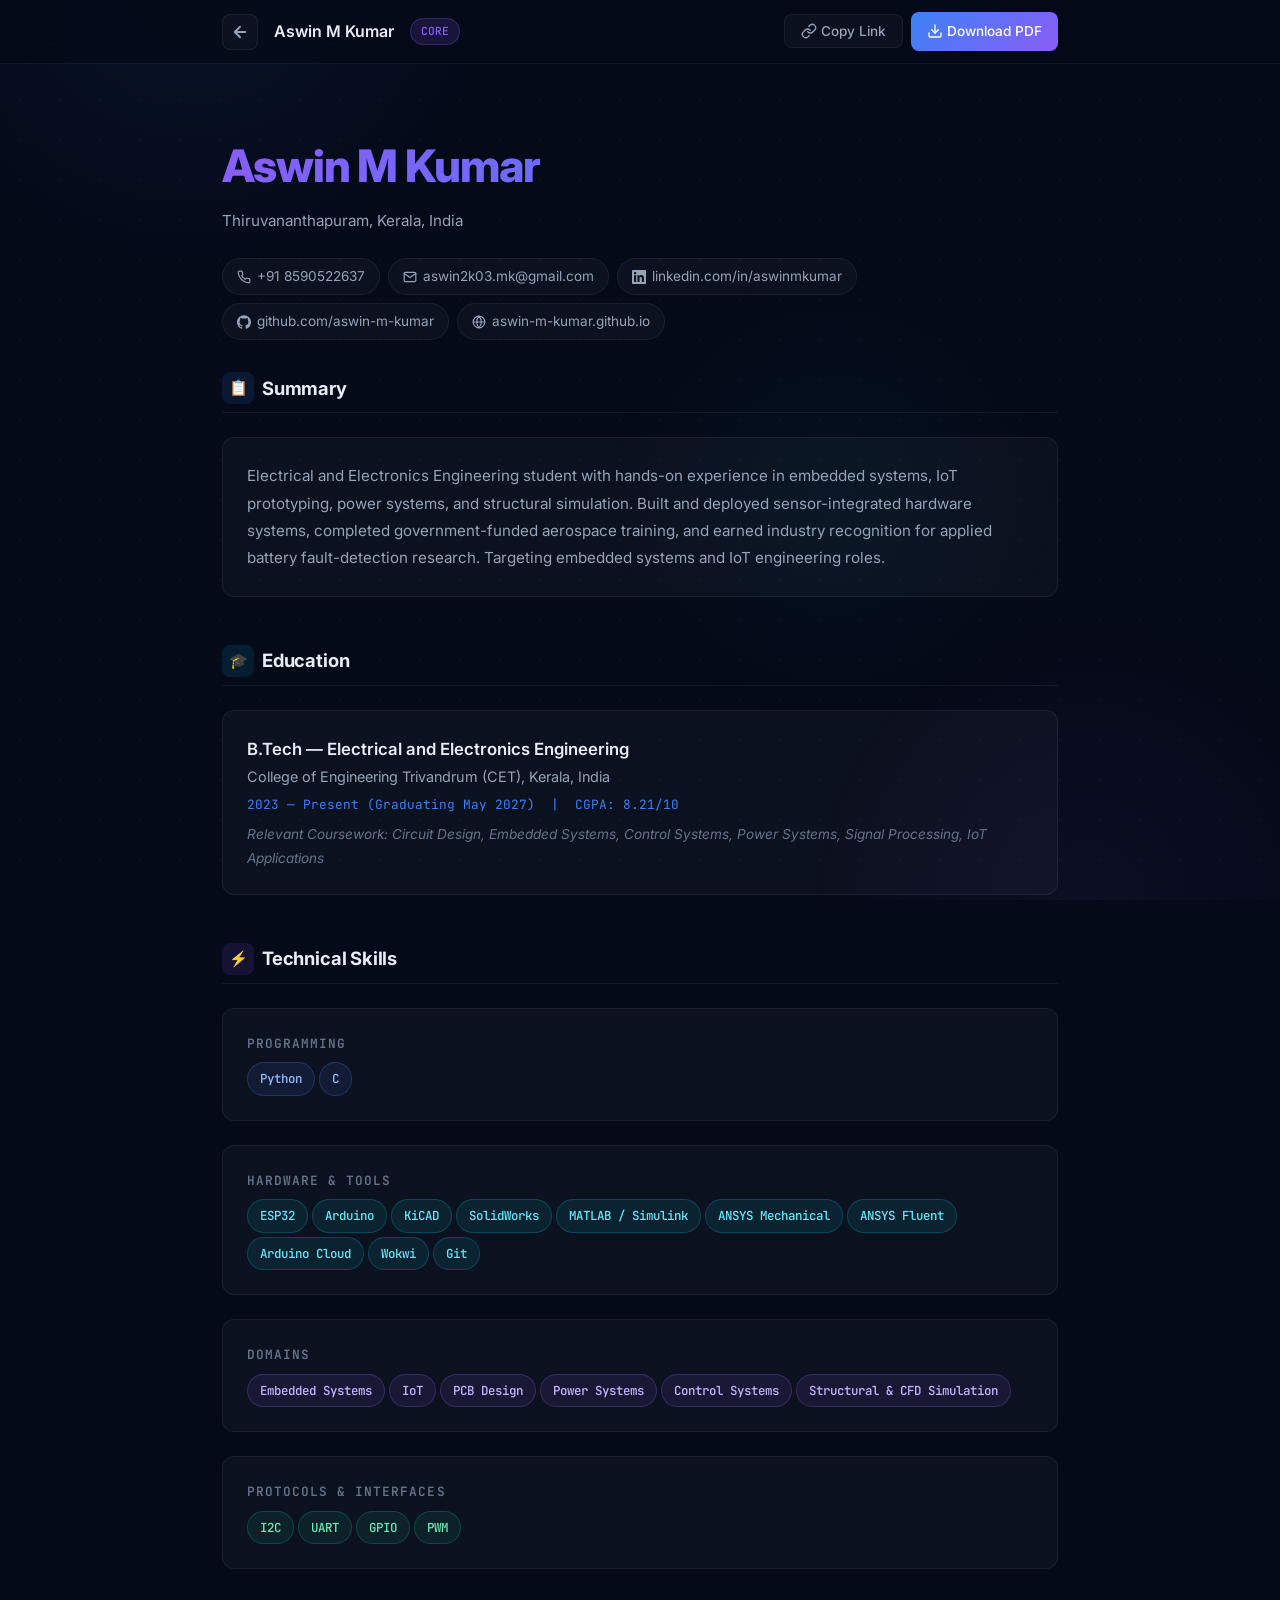
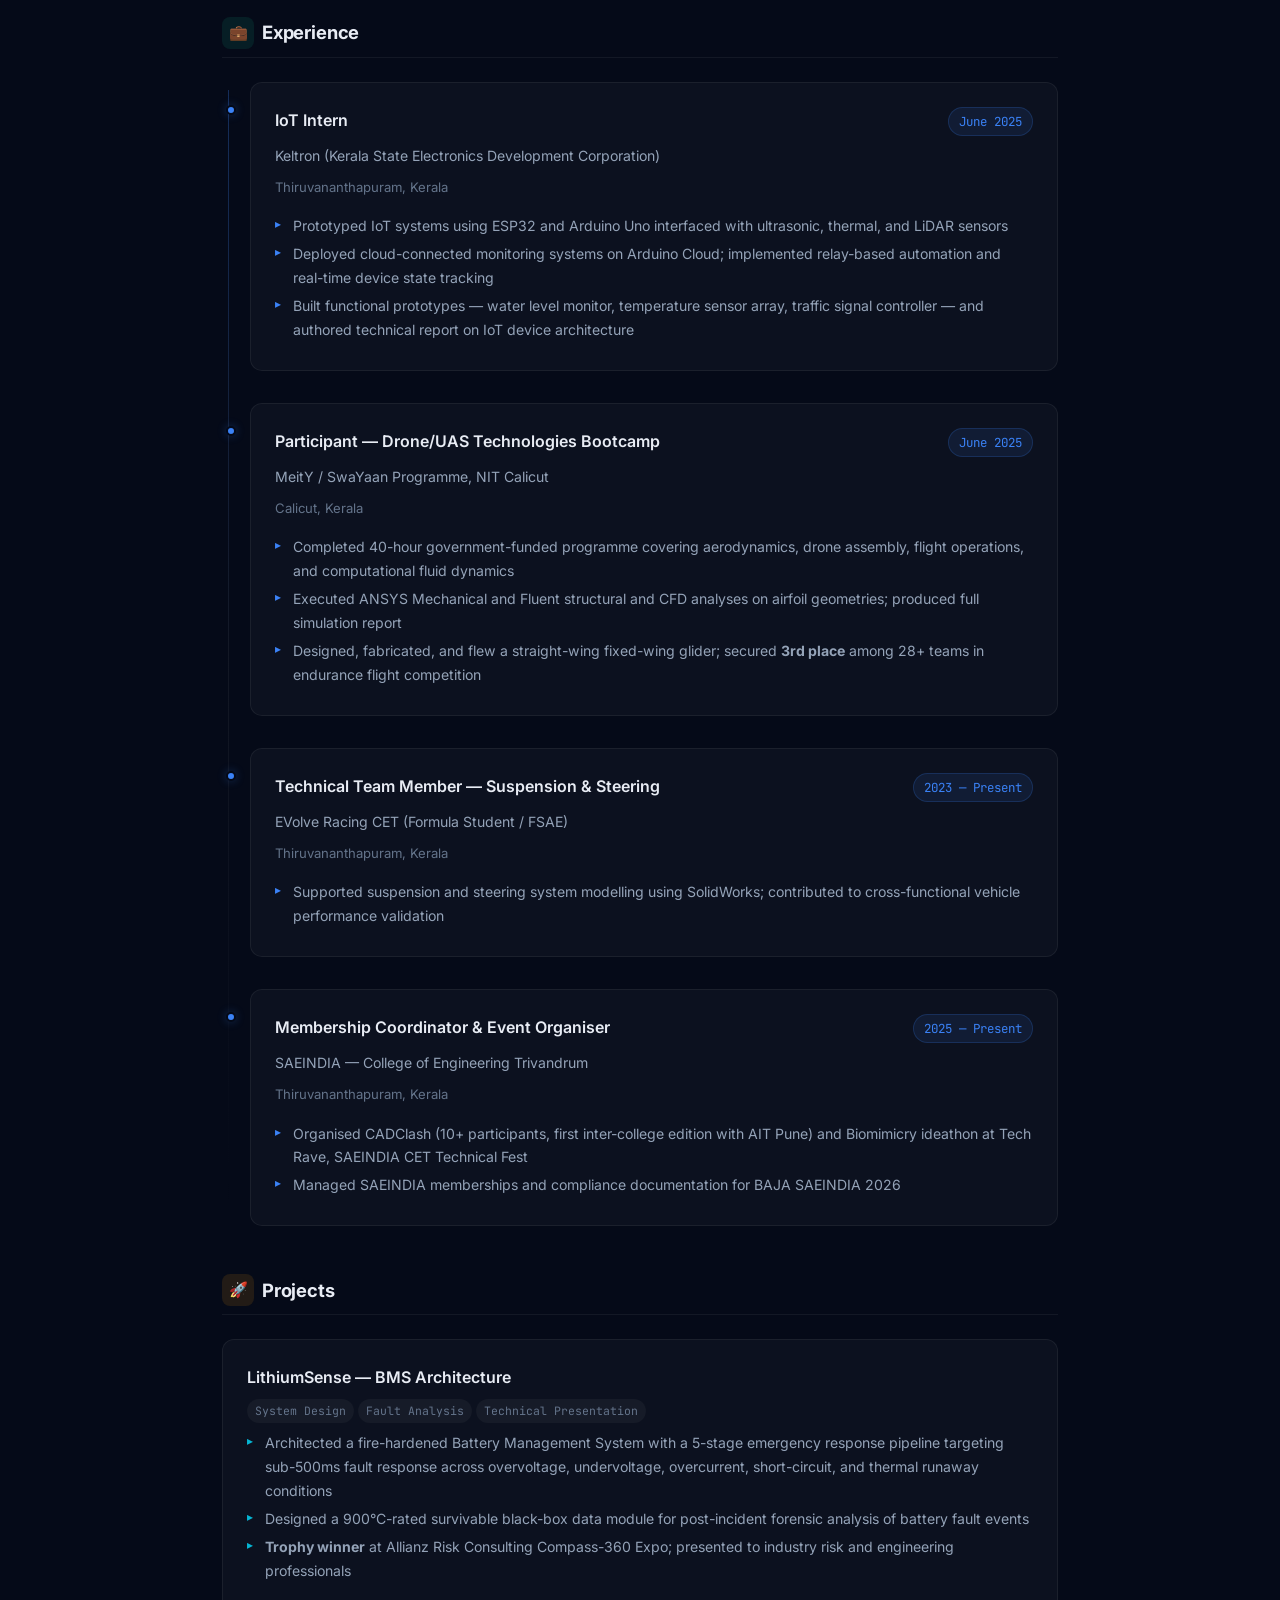
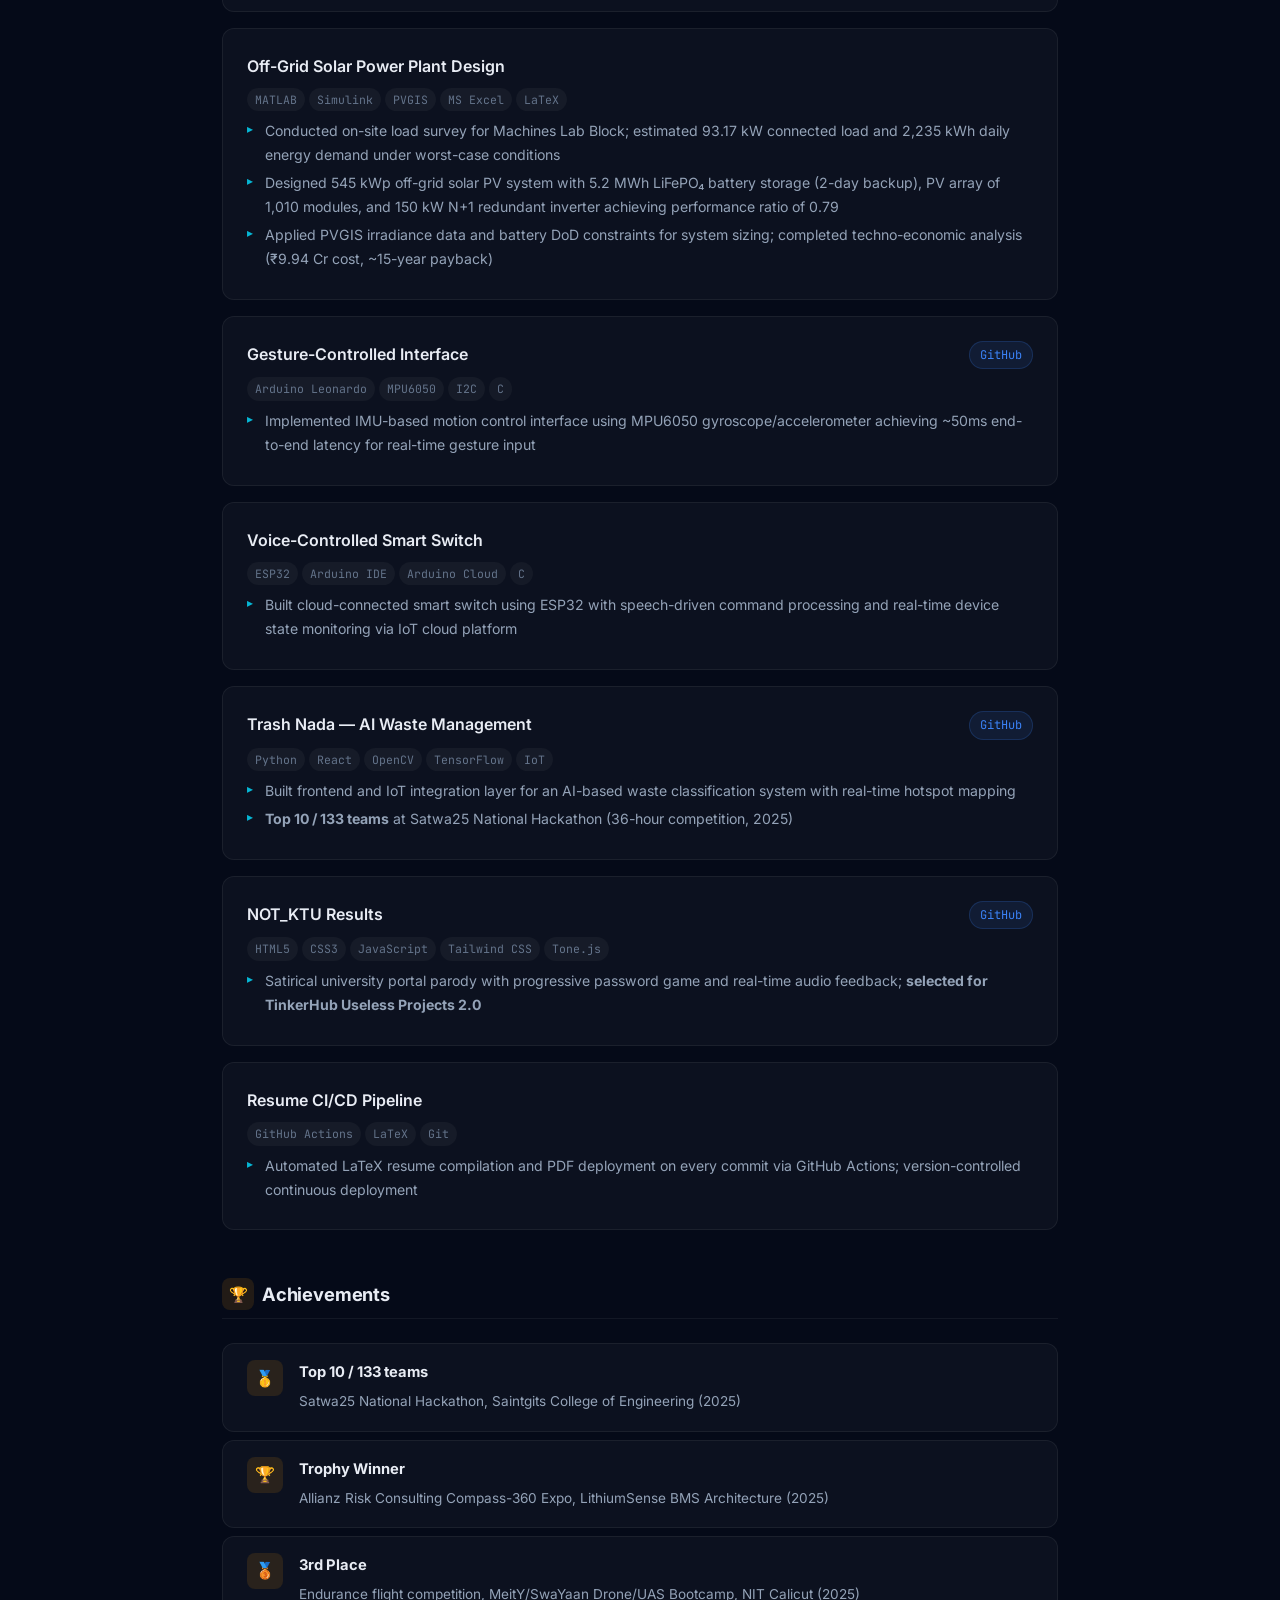
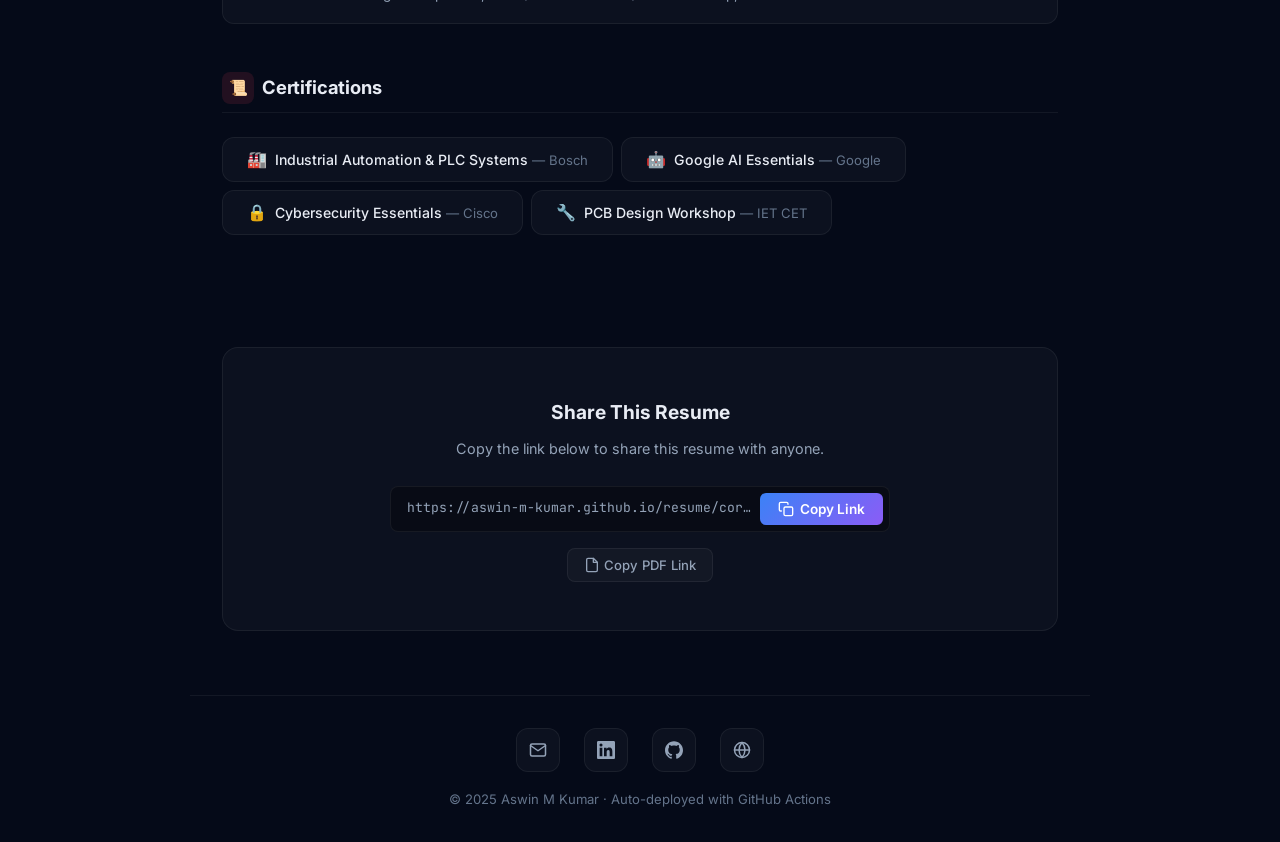
<file: core/index.html>
<!DOCTYPE html>
<html lang="en">
<head>
  <meta charset="UTF-8">
  <meta name="viewport" content="width=device-width, initial-scale=1.0">
  <title>Aswin M Kumar — Core Embedded &amp; System Design Resume</title>
  <meta name="description" content="Aswin M Kumar — Core Embedded Systems, PCB Design, Power Systems & System Design resume. B.Tech EEE at CET Trivandrum.">
  <meta name="author" content="Aswin M Kumar">

  <!-- Open Graph -->
  <meta property="og:title" content="Aswin M Kumar — Core Embedded & System Design Resume">
  <meta property="og:description" content="Embedded systems, PCB design, power systems, structural simulation, and hardware engineering.">
  <meta property="og:type" content="profile">
  <meta property="og:url" content="https://aswin-m-kumar.github.io/resume/core/">

  <!-- Canonical -->
  <link rel="canonical" href="https://aswin-m-kumar.github.io/resume/core/">

  <link rel="stylesheet" href="../css/style.css">
</head>
<body>
  <!-- Background Effects -->
  <div class="bg-mesh"></div>
  <div class="bg-mesh-extra"></div>
  <div class="bg-grid"></div>

  <!-- Sticky Header -->
  <header class="resume-header">
    <div class="header-inner">
      <div class="header-left">
        <a href="../" class="back-btn" title="Back to resumes" id="btn-back">
          <svg width="18" height="18" viewBox="0 0 24 24" fill="none" stroke="currentColor" stroke-width="2.5" stroke-linecap="round" stroke-linejoin="round"><line x1="19" y1="12" x2="5" y2="12"/><polyline points="12 19 5 12 12 5"/></svg>
        </a>
        <span class="header-name">Aswin M Kumar</span>
        <span class="header-badge core">CORE</span>
      </div>
      <div class="header-right">
        <button class="header-btn" id="header-copy-btn" title="Copy resume link">
          <svg viewBox="0 0 24 24" fill="none" stroke="currentColor" stroke-width="2" stroke-linecap="round" stroke-linejoin="round"><path d="M10 13a5 5 0 0 0 7.54.54l3-3a5 5 0 0 0-7.07-7.07l-1.72 1.71"/><path d="M14 11a5 5 0 0 0-7.54-.54l-3 3a5 5 0 0 0 7.07 7.07l1.71-1.71"/></svg>
          <span>Copy Link</span>
        </button>
        <a href="../Aswin_M_Kumar-Resume-Core.pdf" class="header-btn download" target="_blank" id="btn-download-pdf">
          <svg viewBox="0 0 24 24" fill="none" stroke="currentColor" stroke-width="2" stroke-linecap="round" stroke-linejoin="round"><path d="M21 15v4a2 2 0 0 1-2 2H5a2 2 0 0 1-2-2v-4"/><polyline points="7 10 12 15 17 10"/><line x1="12" y1="15" x2="12" y2="3"/></svg>
          <span>Download PDF</span>
        </a>
      </div>
    </div>
  </header>

  <!-- Hero Section -->
  <section class="resume-hero" style="animation: fadeInUp 0.6s ease-out">
    <h1 class="hero-name core">Aswin M Kumar</h1>
    <p class="hero-location">Thiruvananthapuram, Kerala, India</p>
    <div class="hero-contacts">
      <a href="tel:+918590522637" class="hero-contact">
        <svg viewBox="0 0 24 24" fill="none" stroke="currentColor" stroke-width="2" stroke-linecap="round" stroke-linejoin="round"><path d="M22 16.92v3a2 2 0 0 1-2.18 2 19.79 19.79 0 0 1-8.63-3.07 19.5 19.5 0 0 1-6-6 19.79 19.79 0 0 1-3.07-8.67A2 2 0 0 1 4.11 2h3a2 2 0 0 1 2 1.72c.127.96.361 1.903.7 2.81a2 2 0 0 1-.45 2.11L8.09 9.91a16 16 0 0 0 6 6l1.27-1.27a2 2 0 0 1 2.11-.45c.907.339 1.85.573 2.81.7A2 2 0 0 1 22 16.92z"/></svg>
        <span>+91 8590522637</span>
      </a>
      <a href="mailto:aswin2k03.mk@gmail.com" class="hero-contact">
        <svg viewBox="0 0 24 24" fill="none" stroke="currentColor" stroke-width="2" stroke-linecap="round" stroke-linejoin="round"><path d="M4 4h16c1.1 0 2 .9 2 2v12c0 1.1-.9 2-2 2H4c-1.1 0-2-.9-2-2V6c0-1.1.9-2 2-2z"/><polyline points="22,6 12,13 2,6"/></svg>
        <span>aswin2k03.mk@gmail.com</span>
      </a>
      <a href="https://linkedin.com/in/aswinmkumar" target="_blank" rel="noopener" class="hero-contact">
        <svg viewBox="0 0 24 24" fill="currentColor" width="14" height="14"><path d="M20.447 20.452h-3.554v-5.569c0-1.328-.027-3.037-1.852-3.037-1.853 0-2.136 1.445-2.136 2.939v5.667H9.351V9h3.414v1.561h.046c.477-.9 1.637-1.85 3.37-1.85 3.601 0 4.267 2.37 4.267 5.455v6.286zM5.337 7.433a2.062 2.062 0 0 1-2.063-2.065 2.064 2.064 0 1 1 2.063 2.065zm1.782 13.019H3.555V9h3.564v11.452zM22.225 0H1.771C.792 0 0 .774 0 1.729v20.542C0 23.227.792 24 1.771 24h20.451C23.2 24 24 23.227 24 22.271V1.729C24 .774 23.2 0 22.222 0h.003z"/></svg>
        <span>linkedin.com/in/aswinmkumar</span>
      </a>
      <a href="https://github.com/aswin-m-kumar" target="_blank" rel="noopener" class="hero-contact">
        <svg viewBox="0 0 24 24" fill="currentColor" width="14" height="14"><path d="M12 .297c-6.63 0-12 5.373-12 12 0 5.303 3.438 9.8 8.205 11.385.6.113.82-.258.82-.577 0-.285-.01-1.04-.015-2.04-3.338.724-4.042-1.61-4.042-1.61C4.422 18.07 3.633 17.7 3.633 17.7c-1.087-.744.084-.729.084-.729 1.205.084 1.838 1.236 1.838 1.236 1.07 1.835 2.809 1.305 3.495.998.108-.776.417-1.305.76-1.605-2.665-.3-5.466-1.332-5.466-5.93 0-1.31.465-2.38 1.235-3.22-.135-.303-.54-1.523.105-3.176 0 0 1.005-.322 3.3 1.23.96-.267 1.98-.399 3-.405 1.02.006 2.04.138 3 .405 2.28-1.552 3.285-1.23 3.285-1.23.645 1.653.24 2.873.12 3.176.765.84 1.23 1.91 1.23 3.22 0 4.61-2.805 5.625-5.475 5.92.42.36.81 1.096.81 2.22 0 1.606-.015 2.896-.015 3.286 0 .315.21.69.825.57C20.565 22.092 24 17.592 24 12.297c0-6.627-5.373-12-12-12"/></svg>
        <span>github.com/aswin-m-kumar</span>
      </a>
      <a href="https://aswin-m-kumar.github.io" target="_blank" rel="noopener" class="hero-contact">
        <svg viewBox="0 0 24 24" fill="none" stroke="currentColor" stroke-width="2" stroke-linecap="round" stroke-linejoin="round"><circle cx="12" cy="12" r="10"/><line x1="2" y1="12" x2="22" y2="12"/><path d="M12 2a15.3 15.3 0 0 1 4 10 15.3 15.3 0 0 1-4 10 15.3 15.3 0 0 1-4-10 15.3 15.3 0 0 1 4-10z"/></svg>
        <span>aswin-m-kumar.github.io</span>
      </a>
    </div>
  </section>

  <!-- Resume Content -->
  <main class="resume-content">

    <!-- Summary -->
    <section class="resume-section" id="summary">
      <div class="section-header">
        <div class="section-icon blue">📋</div>
        <h2 class="section-title">Summary</h2>
      </div>
      <p class="summary-text">
        Electrical and Electronics Engineering student with hands-on experience in embedded systems, IoT prototyping, power systems, and structural simulation. Built and deployed sensor-integrated hardware systems, completed government-funded aerospace training, and earned industry recognition for applied battery fault-detection research. Targeting embedded systems and IoT engineering roles.
      </p>
    </section>

    <!-- Education -->
    <section class="resume-section" id="education">
      <div class="section-header">
        <div class="section-icon cyan">🎓</div>
        <h2 class="section-title">Education</h2>
      </div>
      <div class="education-card">
        <h3 class="edu-degree">B.Tech — Electrical and Electronics Engineering</h3>
        <p class="edu-school">College of Engineering Trivandrum (CET), Kerala, India</p>
        <p class="edu-date">2023 — Present (Graduating May 2027) &nbsp;|&nbsp; CGPA: 8.21/10</p>
        <p class="edu-coursework">Relevant Coursework: Circuit Design, Embedded Systems, Control Systems, Power Systems, Signal Processing, IoT Applications</p>
      </div>
    </section>

    <!-- Technical Skills -->
    <section class="resume-section" id="skills">
      <div class="section-header">
        <div class="section-icon purple">⚡</div>
        <h2 class="section-title">Technical Skills</h2>
      </div>
      <div class="skills-grid">
        <div class="skill-category">
          <h3 class="skill-category-title">Programming</h3>
          <div class="skill-tags">
            <span class="skill-tag blue">Python</span>
            <span class="skill-tag blue">C</span>
          </div>
        </div>
        <div class="skill-category">
          <h3 class="skill-category-title">Hardware &amp; Tools</h3>
          <div class="skill-tags">
            <span class="skill-tag cyan">ESP32</span>
            <span class="skill-tag cyan">Arduino</span>
            <span class="skill-tag cyan">KiCAD</span>
            <span class="skill-tag cyan">SolidWorks</span>
            <span class="skill-tag cyan">MATLAB / Simulink</span>
            <span class="skill-tag cyan">ANSYS Mechanical</span>
            <span class="skill-tag cyan">ANSYS Fluent</span>
            <span class="skill-tag cyan">Arduino Cloud</span>
            <span class="skill-tag cyan">Wokwi</span>
            <span class="skill-tag cyan">Git</span>
          </div>
        </div>
        <div class="skill-category">
          <h3 class="skill-category-title">Domains</h3>
          <div class="skill-tags">
            <span class="skill-tag purple">Embedded Systems</span>
            <span class="skill-tag purple">IoT</span>
            <span class="skill-tag purple">PCB Design</span>
            <span class="skill-tag purple">Power Systems</span>
            <span class="skill-tag purple">Control Systems</span>
            <span class="skill-tag purple">Structural &amp; CFD Simulation</span>
          </div>
        </div>
        <div class="skill-category">
          <h3 class="skill-category-title">Protocols &amp; Interfaces</h3>
          <div class="skill-tags">
            <span class="skill-tag emerald">I2C</span>
            <span class="skill-tag emerald">UART</span>
            <span class="skill-tag emerald">GPIO</span>
            <span class="skill-tag emerald">PWM</span>
          </div>
        </div>
      </div>
    </section>

    <!-- Experience -->
    <section class="resume-section" id="experience">
      <div class="section-header">
        <div class="section-icon emerald">💼</div>
        <h2 class="section-title">Experience</h2>
      </div>
      <div class="timeline">

        <div class="timeline-item">
          <div class="exp-header">
            <h3 class="exp-title">IoT Intern</h3>
            <span class="exp-date">June 2025</span>
          </div>
          <p class="exp-company">Keltron (Kerala State Electronics Development Corporation)</p>
          <p class="exp-location">Thiruvananthapuram, Kerala</p>
          <ul class="exp-bullets">
            <li>Prototyped IoT systems using ESP32 and Arduino Uno interfaced with ultrasonic, thermal, and LiDAR sensors</li>
            <li>Deployed cloud-connected monitoring systems on Arduino Cloud; implemented relay-based automation and real-time device state tracking</li>
            <li>Built functional prototypes — water level monitor, temperature sensor array, traffic signal controller — and authored technical report on IoT device architecture</li>
          </ul>
        </div>

        <div class="timeline-item">
          <div class="exp-header">
            <h3 class="exp-title">Participant — Drone/UAS Technologies Bootcamp</h3>
            <span class="exp-date">June 2025</span>
          </div>
          <p class="exp-company">MeitY / SwaYaan Programme, NIT Calicut</p>
          <p class="exp-location">Calicut, Kerala</p>
          <ul class="exp-bullets">
            <li>Completed 40-hour government-funded programme covering aerodynamics, drone assembly, flight operations, and computational fluid dynamics</li>
            <li>Executed ANSYS Mechanical and Fluent structural and CFD analyses on airfoil geometries; produced full simulation report</li>
            <li>Designed, fabricated, and flew a straight-wing fixed-wing glider; secured <strong>3rd place</strong> among 28+ teams in endurance flight competition</li>
          </ul>
        </div>

        <div class="timeline-item">
          <div class="exp-header">
            <h3 class="exp-title">Technical Team Member — Suspension &amp; Steering</h3>
            <span class="exp-date">2023 — Present</span>
          </div>
          <p class="exp-company">EVolve Racing CET (Formula Student / FSAE)</p>
          <p class="exp-location">Thiruvananthapuram, Kerala</p>
          <ul class="exp-bullets">
            <li>Supported suspension and steering system modelling using SolidWorks; contributed to cross-functional vehicle performance validation</li>
          </ul>
        </div>

        <div class="timeline-item">
          <div class="exp-header">
            <h3 class="exp-title">Membership Coordinator &amp; Event Organiser</h3>
            <span class="exp-date">2025 — Present</span>
          </div>
          <p class="exp-company">SAEINDIA — College of Engineering Trivandrum</p>
          <p class="exp-location">Thiruvananthapuram, Kerala</p>
          <ul class="exp-bullets">
            <li>Organised CADClash (10+ participants, first inter-college edition with AIT Pune) and Biomimicry ideathon at Tech Rave, SAEINDIA CET Technical Fest</li>
            <li>Managed SAEINDIA memberships and compliance documentation for BAJA SAEINDIA 2026</li>
          </ul>
        </div>

      </div>
    </section>

    <!-- Projects -->
    <section class="resume-section" id="projects">
      <div class="section-header">
        <div class="section-icon amber">🚀</div>
        <h2 class="section-title">Projects</h2>
      </div>
      <div class="projects-grid">

        <div class="project-card">
          <div class="project-header">
            <h3 class="project-title">LithiumSense — BMS Architecture</h3>
          </div>
          <div class="project-tech">
            <span class="project-tech-tag">System Design</span>
            <span class="project-tech-tag">Fault Analysis</span>
            <span class="project-tech-tag">Technical Presentation</span>
          </div>
          <ul class="project-bullets">
            <li>Architected a fire-hardened Battery Management System with a 5-stage emergency response pipeline targeting sub-500ms fault response across overvoltage, undervoltage, overcurrent, short-circuit, and thermal runaway conditions</li>
            <li>Designed a 900°C-rated survivable black-box data module for post-incident forensic analysis of battery fault events</li>
            <li><strong>Trophy winner</strong> at Allianz Risk Consulting Compass-360 Expo; presented to industry risk and engineering professionals</li>
          </ul>
        </div>

        <div class="project-card">
          <div class="project-header">
            <h3 class="project-title">Off-Grid Solar Power Plant Design</h3>
          </div>
          <div class="project-tech">
            <span class="project-tech-tag">MATLAB</span>
            <span class="project-tech-tag">Simulink</span>
            <span class="project-tech-tag">PVGIS</span>
            <span class="project-tech-tag">MS Excel</span>
            <span class="project-tech-tag">LaTeX</span>
          </div>
          <ul class="project-bullets">
            <li>Conducted on-site load survey for Machines Lab Block; estimated 93.17 kW connected load and 2,235 kWh daily energy demand under worst-case conditions</li>
            <li>Designed 545 kWp off-grid solar PV system with 5.2 MWh LiFePO₄ battery storage (2-day backup), PV array of 1,010 modules, and 150 kW N+1 redundant inverter achieving performance ratio of 0.79</li>
            <li>Applied PVGIS irradiance data and battery DoD constraints for system sizing; completed techno-economic analysis (₹9.94 Cr cost, ~15-year payback)</li>
          </ul>
        </div>

        <div class="project-card">
          <div class="project-header">
            <h3 class="project-title">Gesture-Controlled Interface</h3>
            <div class="project-links">
              <a href="https://github.com/aswin-m-kumar/Gesture-Controlled-Game" target="_blank" rel="noopener" class="project-link">GitHub</a>
            </div>
          </div>
          <div class="project-tech">
            <span class="project-tech-tag">Arduino Leonardo</span>
            <span class="project-tech-tag">MPU6050</span>
            <span class="project-tech-tag">I2C</span>
            <span class="project-tech-tag">C</span>
          </div>
          <ul class="project-bullets">
            <li>Implemented IMU-based motion control interface using MPU6050 gyroscope/accelerometer achieving ~50ms end-to-end latency for real-time gesture input</li>
          </ul>
        </div>

        <div class="project-card">
          <div class="project-header">
            <h3 class="project-title">Voice-Controlled Smart Switch</h3>
          </div>
          <div class="project-tech">
            <span class="project-tech-tag">ESP32</span>
            <span class="project-tech-tag">Arduino IDE</span>
            <span class="project-tech-tag">Arduino Cloud</span>
            <span class="project-tech-tag">C</span>
          </div>
          <ul class="project-bullets">
            <li>Built cloud-connected smart switch using ESP32 with speech-driven command processing and real-time device state monitoring via IoT cloud platform</li>
          </ul>
        </div>

        <div class="project-card">
          <div class="project-header">
            <h3 class="project-title">Trash Nada — AI Waste Management</h3>
            <div class="project-links">
              <a href="https://github.com/aswin-m-kumar/trash_nada" target="_blank" rel="noopener" class="project-link">GitHub</a>
            </div>
          </div>
          <div class="project-tech">
            <span class="project-tech-tag">Python</span>
            <span class="project-tech-tag">React</span>
            <span class="project-tech-tag">OpenCV</span>
            <span class="project-tech-tag">TensorFlow</span>
            <span class="project-tech-tag">IoT</span>
          </div>
          <ul class="project-bullets">
            <li>Built frontend and IoT integration layer for an AI-based waste classification system with real-time hotspot mapping</li>
            <li><strong>Top 10 / 133 teams</strong> at Satwa25 National Hackathon (36-hour competition, 2025)</li>
          </ul>
        </div>

        <div class="project-card">
          <div class="project-header">
            <h3 class="project-title">NOT_KTU Results</h3>
            <div class="project-links">
              <a href="https://github.com/aswin-m-kumar/Not_KTU_Results" target="_blank" rel="noopener" class="project-link">GitHub</a>
            </div>
          </div>
          <div class="project-tech">
            <span class="project-tech-tag">HTML5</span>
            <span class="project-tech-tag">CSS3</span>
            <span class="project-tech-tag">JavaScript</span>
            <span class="project-tech-tag">Tailwind CSS</span>
            <span class="project-tech-tag">Tone.js</span>
          </div>
          <ul class="project-bullets">
            <li>Satirical university portal parody with progressive password game and real-time audio feedback; <strong>selected for TinkerHub Useless Projects 2.0</strong></li>
          </ul>
        </div>

        <div class="project-card">
          <div class="project-header">
            <h3 class="project-title">Resume CI/CD Pipeline</h3>
          </div>
          <div class="project-tech">
            <span class="project-tech-tag">GitHub Actions</span>
            <span class="project-tech-tag">LaTeX</span>
            <span class="project-tech-tag">Git</span>
          </div>
          <ul class="project-bullets">
            <li>Automated LaTeX resume compilation and PDF deployment on every commit via GitHub Actions; version-controlled continuous deployment</li>
          </ul>
        </div>

      </div>
    </section>

    <!-- Achievements -->
    <section class="resume-section" id="achievements">
      <div class="section-header">
        <div class="section-icon amber">🏆</div>
        <h2 class="section-title">Achievements</h2>
      </div>
      <div class="achievements-list">
        <div class="achievement-item">
          <div class="achievement-badge">🥇</div>
          <div class="achievement-content">
            <strong>Top 10 / 133 teams</strong>
            <span>Satwa25 National Hackathon, Saintgits College of Engineering (2025)</span>
          </div>
        </div>
        <div class="achievement-item">
          <div class="achievement-badge">🏆</div>
          <div class="achievement-content">
            <strong>Trophy Winner</strong>
            <span>Allianz Risk Consulting Compass-360 Expo, LithiumSense BMS Architecture (2025)</span>
          </div>
        </div>
        <div class="achievement-item">
          <div class="achievement-badge">🥉</div>
          <div class="achievement-content">
            <strong>3rd Place</strong>
            <span>Endurance flight competition, MeitY/SwaYaan Drone/UAS Bootcamp, NIT Calicut (2025)</span>
          </div>
        </div>
      </div>
    </section>

    <!-- Certifications -->
    <section class="resume-section" id="certifications">
      <div class="section-header">
        <div class="section-icon rose">📜</div>
        <h2 class="section-title">Certifications</h2>
      </div>
      <div class="certs-list">
        <div class="cert-item">
          <span class="cert-icon">🏭</span>
          <div>
            <span class="cert-name">Industrial Automation &amp; PLC Systems</span>
            <span class="cert-issuer"> — Bosch</span>
          </div>
        </div>
        <div class="cert-item">
          <span class="cert-icon">🤖</span>
          <div>
            <span class="cert-name">Google AI Essentials</span>
            <span class="cert-issuer"> — Google</span>
          </div>
        </div>
        <div class="cert-item">
          <span class="cert-icon">🔒</span>
          <div>
            <span class="cert-name">Cybersecurity Essentials</span>
            <span class="cert-issuer"> — Cisco</span>
          </div>
        </div>
        <div class="cert-item">
          <span class="cert-icon">🔧</span>
          <div>
            <span class="cert-name">PCB Design Workshop</span>
            <span class="cert-issuer"> — IET CET</span>
          </div>
        </div>
      </div>
    </section>

  </main>

  <!-- Share Section -->
  <section class="share-section">
    <div class="share-card">
      <h3>Share This Resume</h3>
      <p>Copy the link below to share this resume with anyone.</p>
      <div class="share-url-box">
        <span class="share-url-text">https://aswin-m-kumar.github.io/resume/core/</span>
        <button class="share-copy-btn" id="share-copy-btn">
          <svg viewBox="0 0 24 24" fill="none" stroke="currentColor" stroke-width="2" stroke-linecap="round" stroke-linejoin="round"><rect x="9" y="9" width="13" height="13" rx="2" ry="2"/><path d="M5 15H4a2 2 0 0 1-2-2V4a2 2 0 0 1 2-2h9a2 2 0 0 1 2 2v1"/></svg>
          Copy Link
        </button>
      </div>
      <div style="margin-top: 1rem;">
        <button class="header-btn ghost" onclick="copyPDFLink('https://aswin-m-kumar.github.io/resume/Aswin_M_Kumar-Resume-Core.pdf')" style="display: inline-flex; font-size: 0.82rem;">
          <svg width="14" height="14" viewBox="0 0 24 24" fill="none" stroke="currentColor" stroke-width="2" stroke-linecap="round" stroke-linejoin="round"><path d="M14 2H6a2 2 0 0 0-2 2v16a2 2 0 0 0 2 2h12a2 2 0 0 0 2-2V8z"/><polyline points="14 2 14 8 20 8"/></svg>
          <span>Copy PDF Link</span>
        </button>
      </div>
    </div>
  </section>

  <!-- Footer -->
  <footer class="resume-footer">
    <div class="social-links">
      <a href="mailto:aswin2k03.mk@gmail.com" class="social-link" title="Email">
        <svg width="18" height="18" viewBox="0 0 24 24" fill="none" stroke="currentColor" stroke-width="2" stroke-linecap="round" stroke-linejoin="round"><path d="M4 4h16c1.1 0 2 .9 2 2v12c0 1.1-.9 2-2 2H4c-1.1 0-2-.9-2-2V6c0-1.1.9-2 2-2z"/><polyline points="22,6 12,13 2,6"/></svg>
      </a>
      <a href="https://linkedin.com/in/aswinmkumar" target="_blank" rel="noopener" class="social-link" title="LinkedIn">
        <svg width="18" height="18" viewBox="0 0 24 24" fill="currentColor"><path d="M20.447 20.452h-3.554v-5.569c0-1.328-.027-3.037-1.852-3.037-1.853 0-2.136 1.445-2.136 2.939v5.667H9.351V9h3.414v1.561h.046c.477-.9 1.637-1.85 3.37-1.85 3.601 0 4.267 2.37 4.267 5.455v6.286zM5.337 7.433a2.062 2.062 0 0 1-2.063-2.065 2.064 2.064 0 1 1 2.063 2.065zm1.782 13.019H3.555V9h3.564v11.452zM22.225 0H1.771C.792 0 0 .774 0 1.729v20.542C0 23.227.792 24 1.771 24h20.451C23.2 24 24 23.227 24 22.271V1.729C24 .774 23.2 0 22.222 0h.003z"/></svg>
      </a>
      <a href="https://github.com/aswin-m-kumar" target="_blank" rel="noopener" class="social-link" title="GitHub">
        <svg width="18" height="18" viewBox="0 0 24 24" fill="currentColor"><path d="M12 .297c-6.63 0-12 5.373-12 12 0 5.303 3.438 9.8 8.205 11.385.6.113.82-.258.82-.577 0-.285-.01-1.04-.015-2.04-3.338.724-4.042-1.61-4.042-1.61C4.422 18.07 3.633 17.7 3.633 17.7c-1.087-.744.084-.729.084-.729 1.205.084 1.838 1.236 1.838 1.236 1.07 1.835 2.809 1.305 3.495.998.108-.776.417-1.305.76-1.605-2.665-.3-5.466-1.332-5.466-5.93 0-1.31.465-2.38 1.235-3.22-.135-.303-.54-1.523.105-3.176 0 0 1.005-.322 3.3 1.23.96-.267 1.98-.399 3-.405 1.02.006 2.04.138 3 .405 2.28-1.552 3.285-1.23 3.285-1.23.645 1.653.24 2.873.12 3.176.765.84 1.23 1.91 1.23 3.22 0 4.61-2.805 5.625-5.475 5.92.42.36.81 1.096.81 2.22 0 1.606-.015 2.896-.015 3.286 0 .315.21.69.825.57C20.565 22.092 24 17.592 24 12.297c0-6.627-5.373-12-12-12"/></svg>
      </a>
      <a href="https://aswin-m-kumar.github.io" target="_blank" rel="noopener" class="social-link" title="Portfolio">
        <svg width="18" height="18" viewBox="0 0 24 24" fill="none" stroke="currentColor" stroke-width="2" stroke-linecap="round" stroke-linejoin="round"><circle cx="12" cy="12" r="10"/><line x1="2" y1="12" x2="22" y2="12"/><path d="M12 2a15.3 15.3 0 0 1 4 10 15.3 15.3 0 0 1-4 10 15.3 15.3 0 0 1-4-10 15.3 15.3 0 0 1 4-10z"/></svg>
      </a>
    </div>
    <p class="copyright">&copy; 2025 Aswin M Kumar · Auto-deployed with GitHub Actions</p>
  </footer>

  <script src="../js/app.js"></script>
</body>
</html>
</file>
<file: css/style.css>
/* ============================================================
   ASWIN M KUMAR — Resume Viewer Design System
   Premium dark glassmorphism theme
   ============================================================ */

/* ---------- Google Fonts ---------- */
@import url('https://fonts.googleapis.com/css2?family=Inter:wght@300;400;500;600;700;800;900&family=JetBrains+Mono:wght@400;500;600&display=swap');

/* ---------- CSS Custom Properties ---------- */
:root {
  /* Background */
  --bg-primary: #050a18;
  --bg-secondary: #0a1128;
  --bg-card: rgba(15, 23, 55, 0.6);
  --bg-card-hover: rgba(20, 30, 70, 0.75);
  --bg-glass: rgba(255, 255, 255, 0.03);
  --bg-glass-hover: rgba(255, 255, 255, 0.06);

  /* Text */
  --text-primary: #e8ecf4;
  --text-secondary: #94a3b8;
  --text-muted: #64748b;
  --text-accent: #60a5fa;

  /* Accents */
  --accent-blue: #3b82f6;
  --accent-cyan: #06b6d4;
  --accent-purple: #8b5cf6;
  --accent-emerald: #10b981;
  --accent-amber: #f59e0b;
  --accent-rose: #f43f5e;

  /* Gradients */
  --gradient-primary: linear-gradient(135deg, #3b82f6, #8b5cf6);
  --gradient-hero: linear-gradient(135deg, #06b6d4, #3b82f6, #8b5cf6);
  --gradient-card-aiot: linear-gradient(135deg, rgba(6, 182, 212, 0.15), rgba(59, 130, 246, 0.08));
  --gradient-card-core: linear-gradient(135deg, rgba(139, 92, 246, 0.15), rgba(59, 130, 246, 0.08));

  /* Borders */
  --border-subtle: rgba(255, 255, 255, 0.06);
  --border-accent: rgba(59, 130, 246, 0.3);

  /* Shadows */
  --shadow-sm: 0 2px 8px rgba(0, 0, 0, 0.3);
  --shadow-md: 0 4px 20px rgba(0, 0, 0, 0.4);
  --shadow-lg: 0 8px 40px rgba(0, 0, 0, 0.5);
  --shadow-glow-blue: 0 0 30px rgba(59, 130, 246, 0.15);
  --shadow-glow-cyan: 0 0 30px rgba(6, 182, 212, 0.15);
  --shadow-glow-purple: 0 0 30px rgba(139, 92, 246, 0.15);

  /* Spacing */
  --space-xs: 0.25rem;
  --space-sm: 0.5rem;
  --space-md: 1rem;
  --space-lg: 1.5rem;
  --space-xl: 2rem;
  --space-2xl: 3rem;
  --space-3xl: 4rem;

  /* Typography */
  --font-sans: 'Inter', -apple-system, BlinkMacSystemFont, 'Segoe UI', sans-serif;
  --font-mono: 'JetBrains Mono', 'Fira Code', monospace;

  /* Radius */
  --radius-sm: 8px;
  --radius-md: 12px;
  --radius-lg: 16px;
  --radius-xl: 24px;
  --radius-full: 9999px;

  /* Transitions */
  --transition-fast: 150ms cubic-bezier(0.4, 0, 0.2, 1);
  --transition-base: 250ms cubic-bezier(0.4, 0, 0.2, 1);
  --transition-slow: 400ms cubic-bezier(0.4, 0, 0.2, 1);

  /* Layout */
  --max-width: 900px;
  --header-height: 64px;
}

/* ---------- Reset & Base ---------- */
*,
*::before,
*::after {
  margin: 0;
  padding: 0;
  box-sizing: border-box;
}

html {
  scroll-behavior: smooth;
  -webkit-font-smoothing: antialiased;
  -moz-osx-font-smoothing: grayscale;
}

body {
  font-family: var(--font-sans);
  background: var(--bg-primary);
  color: var(--text-primary);
  line-height: 1.7;
  min-height: 100vh;
  overflow-x: hidden;
}

a {
  color: var(--accent-blue);
  text-decoration: none;
  transition: color var(--transition-fast);
}

a:hover {
  color: var(--accent-cyan);
}

ul {
  list-style: none;
}

/* ---------- Background Effects ---------- */
.bg-mesh {
  position: fixed;
  inset: 0;
  z-index: -1;
  overflow: hidden;
}

.bg-mesh::before {
  content: '';
  position: absolute;
  top: -40%;
  left: -20%;
  width: 70%;
  height: 70%;
  background: radial-gradient(circle, rgba(59, 130, 246, 0.08) 0%, transparent 60%);
  animation: floatBlob1 20s ease-in-out infinite;
}

.bg-mesh::after {
  content: '';
  position: absolute;
  bottom: -30%;
  right: -15%;
  width: 60%;
  height: 60%;
  background: radial-gradient(circle, rgba(139, 92, 246, 0.06) 0%, transparent 60%);
  animation: floatBlob2 25s ease-in-out infinite;
}

.bg-mesh-extra {
  position: fixed;
  top: 30%;
  left: 40%;
  width: 50%;
  height: 50%;
  background: radial-gradient(circle, rgba(6, 182, 212, 0.04) 0%, transparent 60%);
  animation: floatBlob3 22s ease-in-out infinite;
  z-index: -1;
}

@keyframes floatBlob1 {
  0%, 100% { transform: translate(0, 0) scale(1); }
  33% { transform: translate(30px, -40px) scale(1.1); }
  66% { transform: translate(-20px, 20px) scale(0.95); }
}

@keyframes floatBlob2 {
  0%, 100% { transform: translate(0, 0) scale(1); }
  33% { transform: translate(-40px, 30px) scale(1.05); }
  66% { transform: translate(25px, -25px) scale(1.1); }
}

@keyframes floatBlob3 {
  0%, 100% { transform: translate(0, 0) scale(1); }
  50% { transform: translate(20px, -30px) scale(1.08); }
}

/* Grid dots overlay */
.bg-grid {
  position: fixed;
  inset: 0;
  z-index: -1;
  background-image: radial-gradient(rgba(255, 255, 255, 0.03) 1px, transparent 1px);
  background-size: 40px 40px;
}

/* ---------- LANDING PAGE ---------- */

.landing-container {
  display: flex;
  flex-direction: column;
  align-items: center;
  justify-content: center;
  min-height: 100vh;
  padding: var(--space-xl);
  position: relative;
}

/* Landing Hero */
.landing-hero {
  text-align: center;
  margin-bottom: var(--space-3xl);
  animation: fadeInUp 0.8s ease-out;
}

.landing-hero h1 {
  font-size: clamp(2.2rem, 5vw, 3.5rem);
  font-weight: 800;
  background: var(--gradient-hero);
  -webkit-background-clip: text;
  background-clip: text;
  -webkit-text-fill-color: transparent;
  letter-spacing: -0.02em;
  margin-bottom: var(--space-sm);
}

.landing-hero .tagline {
  font-size: clamp(1rem, 2vw, 1.2rem);
  color: var(--text-secondary);
  font-weight: 400;
  max-width: 500px;
  margin: 0 auto;
}

.landing-hero .location {
  display: flex;
  align-items: center;
  justify-content: center;
  gap: var(--space-xs);
  color: var(--text-muted);
  font-size: 0.9rem;
  margin-top: var(--space-sm);
}

/* Resume Cards Grid */
.resume-cards {
  display: grid;
  grid-template-columns: repeat(auto-fit, minmax(340px, 1fr));
  gap: var(--space-xl);
  max-width: 780px;
  width: 100%;
  animation: fadeInUp 0.8s ease-out 0.2s both;
}

.resume-card {
  position: relative;
  background: var(--bg-card);
  backdrop-filter: blur(20px);
  -webkit-backdrop-filter: blur(20px);
  border: 1px solid var(--border-subtle);
  border-radius: var(--radius-lg);
  padding: var(--space-xl);
  cursor: pointer;
  transition: all var(--transition-base);
  overflow: hidden;
  text-decoration: none;
  color: var(--text-primary);
  display: flex;
  flex-direction: column;
}

.resume-card::before {
  content: '';
  position: absolute;
  inset: 0;
  border-radius: var(--radius-lg);
  opacity: 0;
  transition: opacity var(--transition-base);
  z-index: 0;
}

.resume-card.aiot::before {
  background: var(--gradient-card-aiot);
}

.resume-card.core::before {
  background: var(--gradient-card-core);
}

.resume-card:hover {
  transform: translateY(-4px);
  border-color: var(--border-accent);
  box-shadow: var(--shadow-lg);
}

.resume-card:hover::before {
  opacity: 1;
}

.resume-card.aiot:hover {
  box-shadow: var(--shadow-glow-cyan);
}

.resume-card.core:hover {
  box-shadow: var(--shadow-glow-purple);
}

.card-content {
  position: relative;
  z-index: 1;
  flex: 1;
  display: flex;
  flex-direction: column;
}

.card-icon {
  width: 56px;
  height: 56px;
  border-radius: var(--radius-md);
  display: flex;
  align-items: center;
  justify-content: center;
  font-size: 1.6rem;
  margin-bottom: var(--space-lg);
  position: relative;
}

.card-icon.aiot {
  background: linear-gradient(135deg, rgba(6, 182, 212, 0.2), rgba(59, 130, 246, 0.15));
  color: var(--accent-cyan);
  box-shadow: 0 0 20px rgba(6, 182, 212, 0.1);
}

.card-icon.core {
  background: linear-gradient(135deg, rgba(139, 92, 246, 0.2), rgba(59, 130, 246, 0.15));
  color: var(--accent-purple);
  box-shadow: 0 0 20px rgba(139, 92, 246, 0.1);
}

.card-title {
  font-size: 1.3rem;
  font-weight: 700;
  margin-bottom: var(--space-sm);
  letter-spacing: -0.01em;
}

.card-description {
  color: var(--text-secondary);
  font-size: 0.92rem;
  line-height: 1.6;
  margin-bottom: var(--space-lg);
  flex: 1;
}

.card-tags {
  display: flex;
  flex-wrap: wrap;
  gap: var(--space-xs);
  margin-bottom: var(--space-lg);
}

.card-tag {
  font-family: var(--font-mono);
  font-size: 0.72rem;
  padding: 4px 10px;
  border-radius: var(--radius-full);
  background: rgba(255, 255, 255, 0.05);
  color: var(--text-secondary);
  border: 1px solid var(--border-subtle);
  transition: all var(--transition-fast);
  font-weight: 500;
}

.resume-card:hover .card-tag {
  border-color: var(--border-accent);
}

.card-actions {
  display: flex;
  align-items: center;
  gap: var(--space-md);
}

.card-btn {
  display: inline-flex;
  align-items: center;
  gap: var(--space-sm);
  padding: 10px 20px;
  border-radius: var(--radius-sm);
  font-size: 0.9rem;
  font-weight: 600;
  font-family: var(--font-sans);
  transition: all var(--transition-base);
  border: none;
  cursor: pointer;
}

.card-btn.primary {
  background: var(--gradient-primary);
  color: white;
}

.card-btn.primary:hover {
  transform: translateY(-1px);
  box-shadow: var(--shadow-glow-blue);
}

.card-btn.ghost {
  background: transparent;
  color: var(--text-secondary);
  padding: 10px 14px;
  border: 1px solid var(--border-subtle);
}

.card-btn.ghost:hover {
  color: var(--text-primary);
  border-color: var(--border-accent);
  background: rgba(255, 255, 255, 0.03);
}

/* Landing Footer */
.landing-footer {
  margin-top: var(--space-3xl);
  text-align: center;
  animation: fadeInUp 0.8s ease-out 0.4s both;
}

.social-links {
  display: flex;
  align-items: center;
  justify-content: center;
  gap: var(--space-lg);
  margin-bottom: var(--space-md);
}

.social-link {
  display: flex;
  align-items: center;
  justify-content: center;
  width: 44px;
  height: 44px;
  border-radius: var(--radius-md);
  background: var(--bg-glass);
  border: 1px solid var(--border-subtle);
  color: var(--text-secondary);
  font-size: 1.2rem;
  transition: all var(--transition-base);
}

.social-link:hover {
  color: var(--text-primary);
  border-color: var(--border-accent);
  background: var(--bg-glass-hover);
  transform: translateY(-2px);
}

.landing-footer .copyright {
  color: var(--text-muted);
  font-size: 0.82rem;
}

/* ---------- RESUME PAGE — HEADER ---------- */

.resume-header {
  position: sticky;
  top: 0;
  z-index: 100;
  background: rgba(5, 10, 24, 0.85);
  backdrop-filter: blur(20px);
  -webkit-backdrop-filter: blur(20px);
  border-bottom: 1px solid var(--border-subtle);
  height: var(--header-height);
}

.header-inner {
  max-width: var(--max-width);
  margin: 0 auto;
  padding: 0 var(--space-xl);
  height: 100%;
  display: flex;
  align-items: center;
  justify-content: space-between;
}

.header-left {
  display: flex;
  align-items: center;
  gap: var(--space-md);
}

.back-btn {
  display: flex;
  align-items: center;
  justify-content: center;
  width: 36px;
  height: 36px;
  border-radius: var(--radius-sm);
  background: var(--bg-glass);
  border: 1px solid var(--border-subtle);
  color: var(--text-secondary);
  transition: all var(--transition-fast);
  cursor: pointer;
  text-decoration: none;
}

.back-btn:hover {
  color: var(--text-primary);
  border-color: var(--border-accent);
  background: var(--bg-glass-hover);
}

.header-name {
  font-size: 1rem;
  font-weight: 600;
  color: var(--text-primary);
}

.header-badge {
  font-family: var(--font-mono);
  font-size: 0.7rem;
  padding: 3px 10px;
  border-radius: var(--radius-full);
  font-weight: 500;
}

.header-badge.aiot {
  background: rgba(6, 182, 212, 0.15);
  color: var(--accent-cyan);
  border: 1px solid rgba(6, 182, 212, 0.25);
}

.header-badge.core {
  background: rgba(139, 92, 246, 0.15);
  color: var(--accent-purple);
  border: 1px solid rgba(139, 92, 246, 0.25);
}

.header-right {
  display: flex;
  align-items: center;
  gap: var(--space-sm);
}

.header-btn {
  display: inline-flex;
  align-items: center;
  gap: var(--space-xs);
  padding: 8px 16px;
  border-radius: var(--radius-sm);
  font-size: 0.85rem;
  font-weight: 500;
  font-family: var(--font-sans);
  cursor: pointer;
  transition: all var(--transition-fast);
  border: 1px solid var(--border-subtle);
  background: var(--bg-glass);
  color: var(--text-secondary);
  text-decoration: none;
}

.header-btn:hover {
  color: var(--text-primary);
  border-color: var(--border-accent);
  background: var(--bg-glass-hover);
}

.header-btn.download {
  background: var(--gradient-primary);
  border: none;
  color: white;
}

.header-btn.download:hover {
  box-shadow: var(--shadow-glow-blue);
  transform: translateY(-1px);
}

.header-btn svg {
  width: 16px;
  height: 16px;
}

/* ---------- RESUME PAGE — HERO ---------- */

.resume-hero {
  max-width: var(--max-width);
  margin: 0 auto;
  padding: var(--space-3xl) var(--space-xl) var(--space-xl);
}

.hero-name {
  font-size: clamp(2rem, 4vw, 2.8rem);
  font-weight: 800;
  letter-spacing: -0.025em;
  margin-bottom: var(--space-xs);
}

.hero-name.aiot {
  background: linear-gradient(135deg, #06b6d4, #3b82f6);
  -webkit-background-clip: text;
  background-clip: text;
  -webkit-text-fill-color: transparent;
}

.hero-name.core {
  background: linear-gradient(135deg, #8b5cf6, #3b82f6);
  -webkit-background-clip: text;
  background-clip: text;
  -webkit-text-fill-color: transparent;
}

.hero-location {
  color: var(--text-secondary);
  font-size: 0.95rem;
  margin-bottom: var(--space-lg);
}

.hero-contacts {
  display: flex;
  flex-wrap: wrap;
  gap: var(--space-sm);
}

.hero-contact {
  display: inline-flex;
  align-items: center;
  gap: 6px;
  padding: 6px 14px;
  border-radius: var(--radius-full);
  background: var(--bg-glass);
  border: 1px solid var(--border-subtle);
  color: var(--text-secondary);
  font-size: 0.85rem;
  transition: all var(--transition-fast);
}

.hero-contact:hover {
  color: var(--accent-blue);
  border-color: var(--border-accent);
  background: var(--bg-glass-hover);
}

.hero-contact svg {
  width: 14px;
  height: 14px;
  flex-shrink: 0;
}

/* ---------- RESUME PAGE — SECTIONS ---------- */

.resume-content {
  max-width: var(--max-width);
  margin: 0 auto;
  padding: 0 var(--space-xl) var(--space-3xl);
}

.resume-section {
  margin-bottom: var(--space-2xl);
  opacity: 0;
  transform: translateY(20px);
  transition: all 0.6s cubic-bezier(0.16, 1, 0.3, 1);
}

.resume-section.visible {
  opacity: 1;
  transform: translateY(0);
}

.section-header {
  display: flex;
  align-items: center;
  gap: var(--space-sm);
  margin-bottom: var(--space-lg);
  padding-bottom: var(--space-sm);
  border-bottom: 1px solid var(--border-subtle);
}

.section-icon {
  width: 32px;
  height: 32px;
  border-radius: var(--radius-sm);
  display: flex;
  align-items: center;
  justify-content: center;
  font-size: 0.95rem;
  flex-shrink: 0;
}

.section-icon.blue {
  background: rgba(59, 130, 246, 0.12);
  color: var(--accent-blue);
}

.section-icon.cyan {
  background: rgba(6, 182, 212, 0.12);
  color: var(--accent-cyan);
}

.section-icon.purple {
  background: rgba(139, 92, 246, 0.12);
  color: var(--accent-purple);
}

.section-icon.emerald {
  background: rgba(16, 185, 129, 0.12);
  color: var(--accent-emerald);
}

.section-icon.amber {
  background: rgba(245, 158, 11, 0.12);
  color: var(--accent-amber);
}

.section-icon.rose {
  background: rgba(244, 63, 94, 0.12);
  color: var(--accent-rose);
}

.section-title {
  font-size: 1.15rem;
  font-weight: 700;
  letter-spacing: -0.01em;
}

/* Summary */
.summary-text {
  color: var(--text-secondary);
  font-size: 0.95rem;
  line-height: 1.8;
  padding: var(--space-lg);
  background: var(--bg-glass);
  border: 1px solid var(--border-subtle);
  border-radius: var(--radius-md);
}

/* Education */
.education-card {
  padding: var(--space-lg);
  background: var(--bg-glass);
  border: 1px solid var(--border-subtle);
  border-radius: var(--radius-md);
}

.edu-degree {
  font-size: 1.05rem;
  font-weight: 600;
  margin-bottom: 2px;
}

.edu-school {
  color: var(--text-secondary);
  font-size: 0.9rem;
  margin-bottom: var(--space-xs);
}

.edu-date {
  font-family: var(--font-mono);
  font-size: 0.8rem;
  color: var(--accent-blue);
  margin-bottom: var(--space-sm);
}

.edu-coursework {
  color: var(--text-muted);
  font-size: 0.85rem;
  font-style: italic;
}

/* Skills */
.skills-grid {
  display: flex;
  flex-direction: column;
  gap: var(--space-lg);
}

.skill-category {
  padding: var(--space-lg);
  background: var(--bg-glass);
  border: 1px solid var(--border-subtle);
  border-radius: var(--radius-md);
}

.skill-category-title {
  font-family: var(--font-mono);
  font-size: 0.8rem;
  font-weight: 600;
  color: var(--text-muted);
  text-transform: uppercase;
  letter-spacing: 0.08em;
  margin-bottom: var(--space-sm);
}

.skill-tags {
  display: flex;
  flex-wrap: wrap;
  gap: var(--space-xs);
}

.skill-tag {
  font-family: var(--font-mono);
  font-size: 0.78rem;
  padding: 5px 12px;
  border-radius: var(--radius-full);
  font-weight: 500;
  border: 1px solid;
  transition: all var(--transition-fast);
  position: relative;
  overflow: hidden;
}

.skill-tag::after {
  content: '';
  position: absolute;
  inset: 0;
  background: linear-gradient(90deg, transparent, rgba(255, 255, 255, 0.06), transparent);
  transform: translateX(-100%);
  transition: transform 0.5s;
}

.skill-tag:hover::after {
  transform: translateX(100%);
}

.skill-tag.blue {
  background: rgba(59, 130, 246, 0.1);
  border-color: rgba(59, 130, 246, 0.25);
  color: #93bbfd;
}

.skill-tag.cyan {
  background: rgba(6, 182, 212, 0.1);
  border-color: rgba(6, 182, 212, 0.25);
  color: #67e8f9;
}

.skill-tag.purple {
  background: rgba(139, 92, 246, 0.1);
  border-color: rgba(139, 92, 246, 0.25);
  color: #c4b5fd;
}

.skill-tag.emerald {
  background: rgba(16, 185, 129, 0.1);
  border-color: rgba(16, 185, 129, 0.25);
  color: #6ee7b7;
}

/* Experience Timeline */
.timeline {
  position: relative;
  padding-left: 28px;
}

.timeline::before {
  content: '';
  position: absolute;
  left: 6px;
  top: 8px;
  bottom: 8px;
  width: 1px;
  background: linear-gradient(to bottom, var(--border-accent), var(--border-subtle), transparent);
}

.timeline-item {
  position: relative;
  margin-bottom: var(--space-xl);
  padding: var(--space-lg);
  background: var(--bg-glass);
  border: 1px solid var(--border-subtle);
  border-radius: var(--radius-md);
  transition: all var(--transition-base);
}

.timeline-item:hover {
  border-color: var(--border-accent);
  background: var(--bg-glass-hover);
}

.timeline-item::before {
  content: '';
  position: absolute;
  left: -25px;
  top: 22px;
  width: 10px;
  height: 10px;
  border-radius: 50%;
  background: var(--accent-blue);
  box-shadow: 0 0 10px rgba(59, 130, 246, 0.3);
  border: 2px solid var(--bg-primary);
}

.timeline-item:last-child {
  margin-bottom: 0;
}

.exp-header {
  display: flex;
  justify-content: space-between;
  align-items: flex-start;
  flex-wrap: wrap;
  gap: var(--space-sm);
  margin-bottom: var(--space-sm);
}

.exp-title {
  font-size: 1rem;
  font-weight: 600;
}

.exp-date {
  font-family: var(--font-mono);
  font-size: 0.78rem;
  color: var(--accent-blue);
  padding: 3px 10px;
  border-radius: var(--radius-full);
  background: rgba(59, 130, 246, 0.1);
  border: 1px solid rgba(59, 130, 246, 0.2);
  white-space: nowrap;
}

.exp-company {
  color: var(--text-secondary);
  font-size: 0.88rem;
  margin-bottom: var(--space-sm);
}

.exp-location {
  color: var(--text-muted);
  font-size: 0.82rem;
  margin-bottom: var(--space-md);
}

.exp-bullets {
  list-style: none;
}

.exp-bullets li {
  position: relative;
  padding-left: 18px;
  color: var(--text-secondary);
  font-size: 0.88rem;
  line-height: 1.7;
  margin-bottom: var(--space-xs);
}

.exp-bullets li::before {
  content: '▸';
  position: absolute;
  left: 0;
  color: var(--accent-blue);
  font-size: 0.75rem;
}

/* Projects Grid */
.projects-grid {
  display: grid;
  gap: var(--space-md);
}

.project-card {
  padding: var(--space-lg);
  background: var(--bg-glass);
  border: 1px solid var(--border-subtle);
  border-radius: var(--radius-md);
  transition: all var(--transition-base);
}

.project-card:hover {
  border-color: var(--border-accent);
  background: var(--bg-glass-hover);
  transform: translateY(-2px);
}

.project-header {
  display: flex;
  justify-content: space-between;
  align-items: flex-start;
  flex-wrap: wrap;
  gap: var(--space-sm);
  margin-bottom: var(--space-sm);
}

.project-title {
  font-size: 1rem;
  font-weight: 600;
}

.project-links {
  display: flex;
  gap: var(--space-xs);
}

.project-link {
  display: inline-flex;
  align-items: center;
  gap: 4px;
  font-family: var(--font-mono);
  font-size: 0.75rem;
  padding: 3px 10px;
  border-radius: var(--radius-full);
  background: rgba(59, 130, 246, 0.1);
  border: 1px solid rgba(59, 130, 246, 0.2);
  color: var(--accent-blue);
  transition: all var(--transition-fast);
}

.project-link:hover {
  background: rgba(59, 130, 246, 0.2);
  color: #93bbfd;
}

.project-tech {
  display: flex;
  flex-wrap: wrap;
  gap: var(--space-xs);
  margin-bottom: var(--space-sm);
}

.project-tech-tag {
  font-family: var(--font-mono);
  font-size: 0.72rem;
  color: var(--text-muted);
  padding: 2px 8px;
  border-radius: var(--radius-full);
  background: rgba(255, 255, 255, 0.04);
}

.project-bullets {
  list-style: none;
}

.project-bullets li {
  position: relative;
  padding-left: 18px;
  color: var(--text-secondary);
  font-size: 0.88rem;
  line-height: 1.7;
  margin-bottom: var(--space-xs);
}

.project-bullets li::before {
  content: '▸';
  position: absolute;
  left: 0;
  color: var(--accent-cyan);
  font-size: 0.75rem;
}

/* Achievements */
.achievements-list {
  display: flex;
  flex-direction: column;
  gap: var(--space-sm);
}

.achievement-item {
  display: flex;
  align-items: flex-start;
  gap: var(--space-md);
  padding: var(--space-md) var(--space-lg);
  background: var(--bg-glass);
  border: 1px solid var(--border-subtle);
  border-radius: var(--radius-md);
  transition: all var(--transition-fast);
}

.achievement-item:hover {
  border-color: var(--border-accent);
  background: var(--bg-glass-hover);
}

.achievement-badge {
  flex-shrink: 0;
  width: 36px;
  height: 36px;
  border-radius: var(--radius-sm);
  display: flex;
  align-items: center;
  justify-content: center;
  font-size: 1rem;
  background: rgba(245, 158, 11, 0.12);
}

.achievement-content strong {
  display: block;
  font-size: 0.92rem;
  margin-bottom: 2px;
}

.achievement-content span {
  color: var(--text-secondary);
  font-size: 0.85rem;
}

/* Certifications */
.certs-list {
  display: flex;
  flex-wrap: wrap;
  gap: var(--space-sm);
}

.cert-item {
  display: inline-flex;
  align-items: center;
  gap: var(--space-sm);
  padding: var(--space-sm) var(--space-lg);
  background: var(--bg-glass);
  border: 1px solid var(--border-subtle);
  border-radius: var(--radius-md);
  font-size: 0.88rem;
  transition: all var(--transition-fast);
}

.cert-item:hover {
  border-color: var(--border-accent);
  background: var(--bg-glass-hover);
}

.cert-icon {
  font-size: 1rem;
}

.cert-name {
  font-weight: 500;
}

.cert-issuer {
  color: var(--text-muted);
  font-size: 0.82rem;
}

/* ---------- SHARE SECTION ---------- */

.share-section {
  max-width: var(--max-width);
  margin: 0 auto;
  padding: 0 var(--space-xl) var(--space-3xl);
}

.share-card {
  text-align: center;
  padding: var(--space-2xl) var(--space-xl);
  background: var(--bg-glass);
  border: 1px solid var(--border-subtle);
  border-radius: var(--radius-lg);
}

.share-card h3 {
  font-size: 1.2rem;
  font-weight: 700;
  margin-bottom: var(--space-sm);
}

.share-card p {
  color: var(--text-secondary);
  font-size: 0.9rem;
  margin-bottom: var(--space-lg);
}

.share-url-box {
  display: flex;
  align-items: center;
  gap: var(--space-sm);
  max-width: 500px;
  margin: 0 auto;
  padding: 6px 6px 6px 16px;
  background: rgba(0, 0, 0, 0.3);
  border: 1px solid var(--border-subtle);
  border-radius: var(--radius-sm);
}

.share-url-text {
  flex: 1;
  font-family: var(--font-mono);
  font-size: 0.82rem;
  color: var(--text-secondary);
  overflow: hidden;
  text-overflow: ellipsis;
  white-space: nowrap;
  text-align: left;
}

.share-copy-btn {
  display: inline-flex;
  align-items: center;
  gap: 6px;
  padding: 8px 18px;
  border-radius: 6px;
  background: var(--gradient-primary);
  color: white;
  font-size: 0.85rem;
  font-weight: 600;
  font-family: var(--font-sans);
  border: none;
  cursor: pointer;
  transition: all var(--transition-fast);
  white-space: nowrap;
}

.share-copy-btn:hover {
  box-shadow: var(--shadow-glow-blue);
  transform: translateY(-1px);
}

.share-copy-btn.copied {
  background: linear-gradient(135deg, #10b981, #059669);
}

.share-copy-btn svg {
  width: 16px;
  height: 16px;
}

/* ---------- RESUME FOOTER ---------- */

.resume-footer {
  max-width: var(--max-width);
  margin: 0 auto;
  padding: var(--space-xl);
  text-align: center;
  border-top: 1px solid var(--border-subtle);
}

.resume-footer .social-links {
  margin-bottom: var(--space-md);
}

.resume-footer .copyright {
  color: var(--text-muted);
  font-size: 0.82rem;
}

/* ---------- TOAST NOTIFICATION ---------- */

.toast {
  position: fixed;
  bottom: 24px;
  left: 50%;
  transform: translateX(-50%) translateY(100px);
  padding: 12px 24px;
  background: rgba(16, 185, 129, 0.95);
  color: white;
  font-size: 0.9rem;
  font-weight: 600;
  border-radius: var(--radius-sm);
  box-shadow: var(--shadow-lg);
  z-index: 1000;
  transition: transform 0.4s cubic-bezier(0.16, 1, 0.3, 1);
  display: flex;
  align-items: center;
  gap: var(--space-sm);
  pointer-events: none;
}

.toast.show {
  transform: translateX(-50%) translateY(0);
}

.toast svg {
  width: 18px;
  height: 18px;
}

/* ---------- ANIMATIONS ---------- */

@keyframes fadeInUp {
  from {
    opacity: 0;
    transform: translateY(24px);
  }
  to {
    opacity: 1;
    transform: translateY(0);
  }
}

@keyframes fadeIn {
  from { opacity: 0; }
  to { opacity: 1; }
}

@keyframes shimmer {
  0% { background-position: -200% center; }
  100% { background-position: 200% center; }
}

@keyframes pulse-dot {
  0%, 100% { box-shadow: 0 0 0 0 rgba(59, 130, 246, 0.4); }
  50% { box-shadow: 0 0 0 6px rgba(59, 130, 246, 0); }
}

.timeline-item:first-child::before {
  animation: pulse-dot 2s ease-in-out infinite;
}

/* ---------- RESPONSIVE ---------- */

@media (max-width: 768px) {
  :root {
    --space-xl: 1.25rem;
    --space-2xl: 2rem;
    --space-3xl: 2.5rem;
  }

  .resume-cards {
    grid-template-columns: 1fr;
    max-width: 420px;
  }

  .header-inner {
    padding: 0 var(--space-md);
  }

  .header-name {
    display: none;
  }

  .header-btn span {
    display: none;
  }

  .header-btn {
    padding: 8px 10px;
  }

  .resume-hero {
    padding: var(--space-2xl) var(--space-md) var(--space-lg);
  }

  .resume-content {
    padding: 0 var(--space-md) var(--space-2xl);
  }

  .hero-contacts {
    gap: 6px;
  }

  .hero-contact span {
    display: none;
  }

  .exp-header {
    flex-direction: column;
  }

  .share-url-box {
    flex-direction: column;
    padding: var(--space-md);
  }

  .share-url-text {
    width: 100%;
    text-align: center;
    margin-bottom: var(--space-xs);
  }

  .share-section {
    padding: 0 var(--space-md) var(--space-2xl);
  }
}

@media (max-width: 480px) {
  .landing-hero h1 {
    font-size: 1.8rem;
  }

  .card-actions {
    flex-direction: column;
    width: 100%;
  }

  .card-btn {
    width: 100%;
    justify-content: center;
  }

  .certs-list {
    flex-direction: column;
  }
}

/* ---------- PRINT STYLES ---------- */

@media print {
  :root {
    --bg-primary: white;
    --text-primary: #1a1a1a;
    --text-secondary: #444;
    --text-muted: #666;
    --bg-glass: transparent;
    --border-subtle: #ddd;
  }

  body {
    background: white;
    color: #1a1a1a;
  }

  .bg-mesh,
  .bg-mesh-extra,
  .bg-grid,
  .resume-header,
  .share-section,
  .resume-footer,
  .toast {
    display: none !important;
  }

  .resume-section {
    opacity: 1 !important;
    transform: none !important;
    break-inside: avoid;
  }

  .hero-name {
    -webkit-text-fill-color: #1a1a1a !important;
    background: none !important;
  }

  .skill-tag,
  .project-tech-tag,
  .exp-date,
  .header-badge {
    background: #f5f5f5 !important;
    border-color: #ddd !important;
    color: #333 !important;
    -webkit-text-fill-color: #333 !important;
  }

  a {
    color: #1a1a1a !important;
  }
}
</file>
